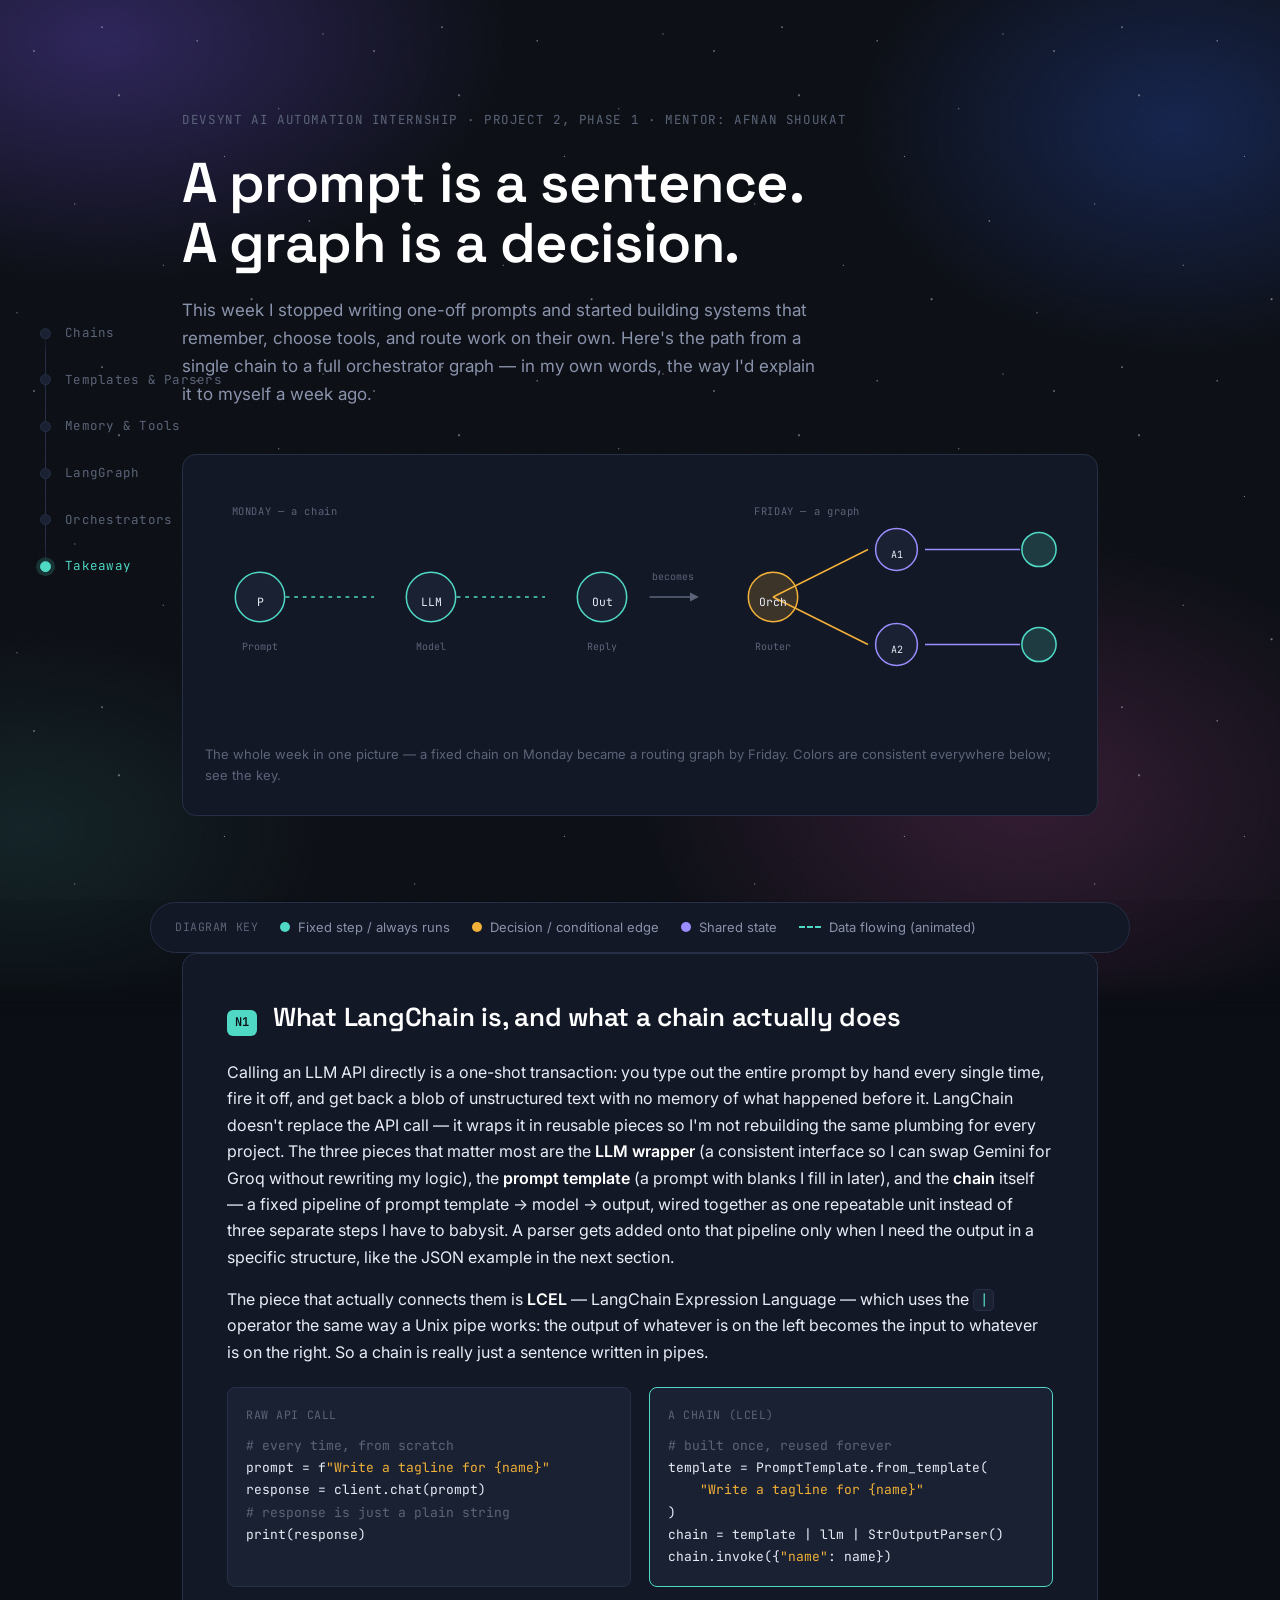
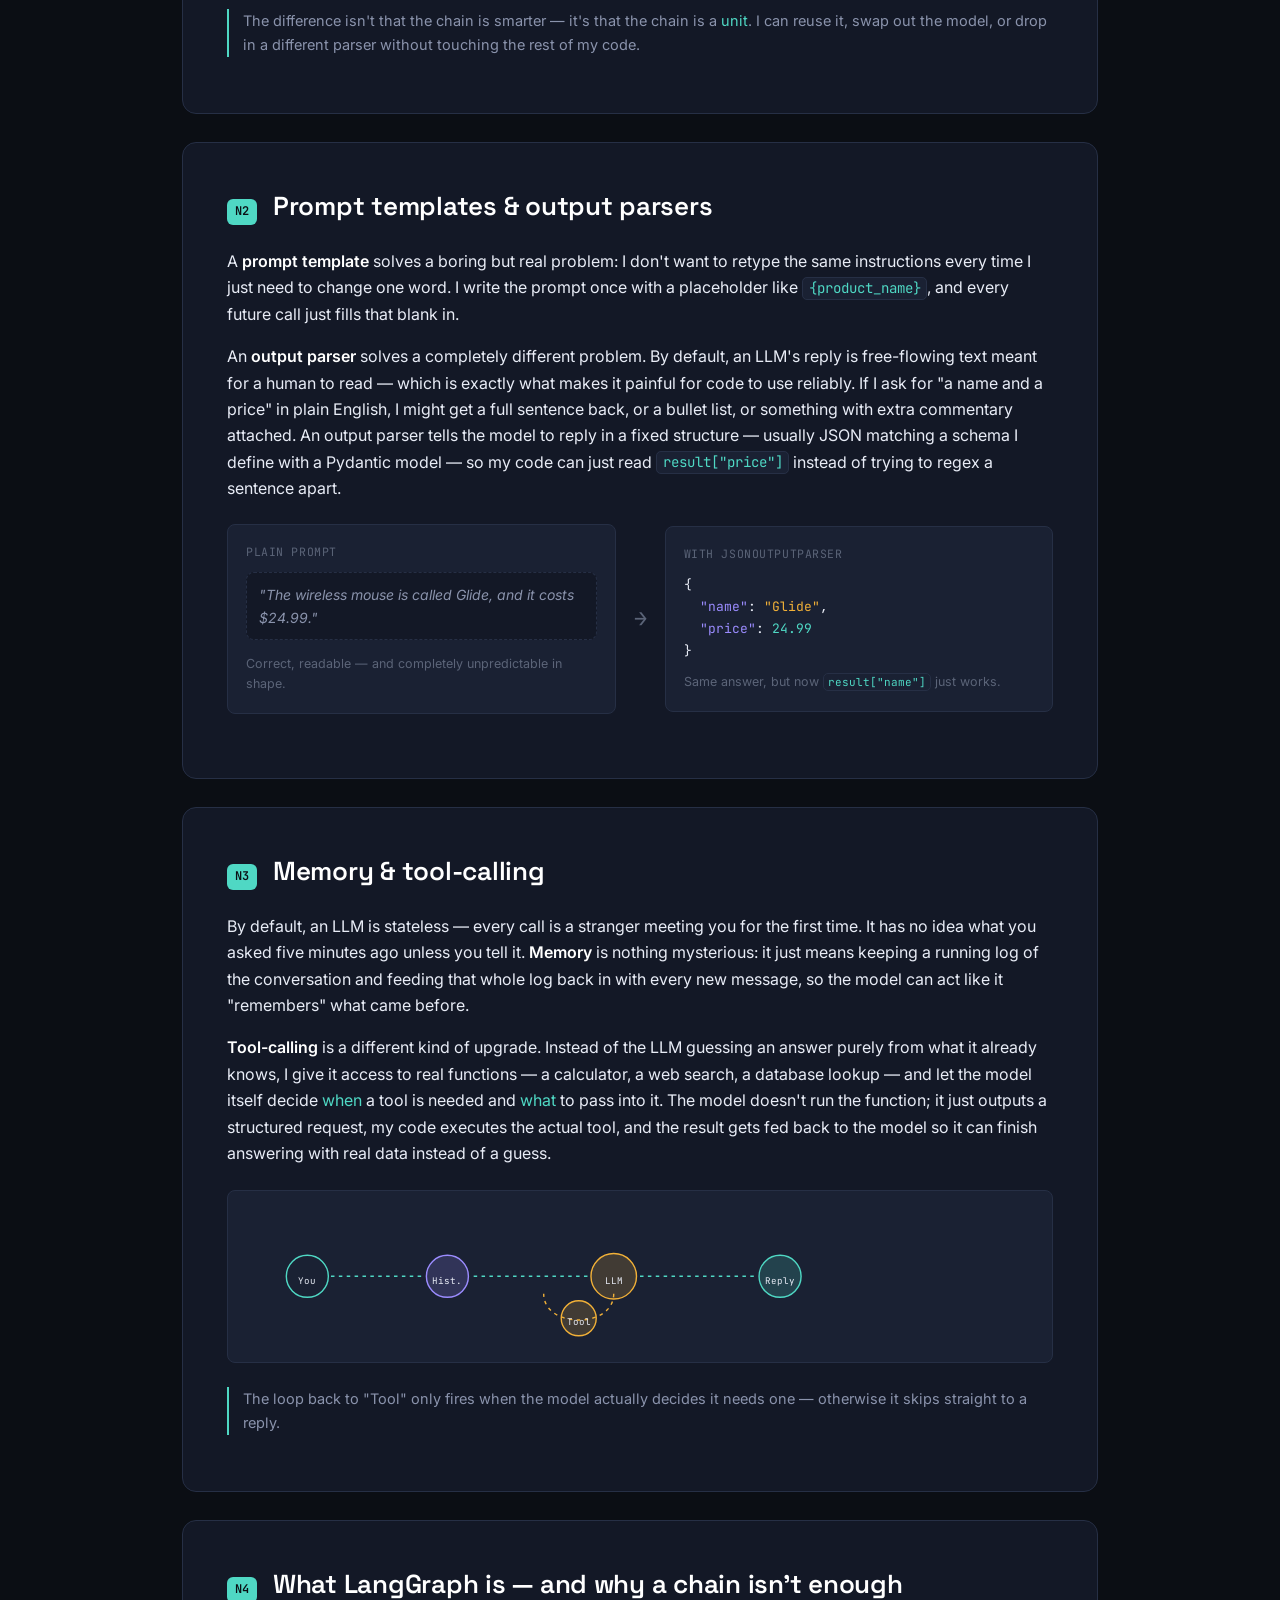
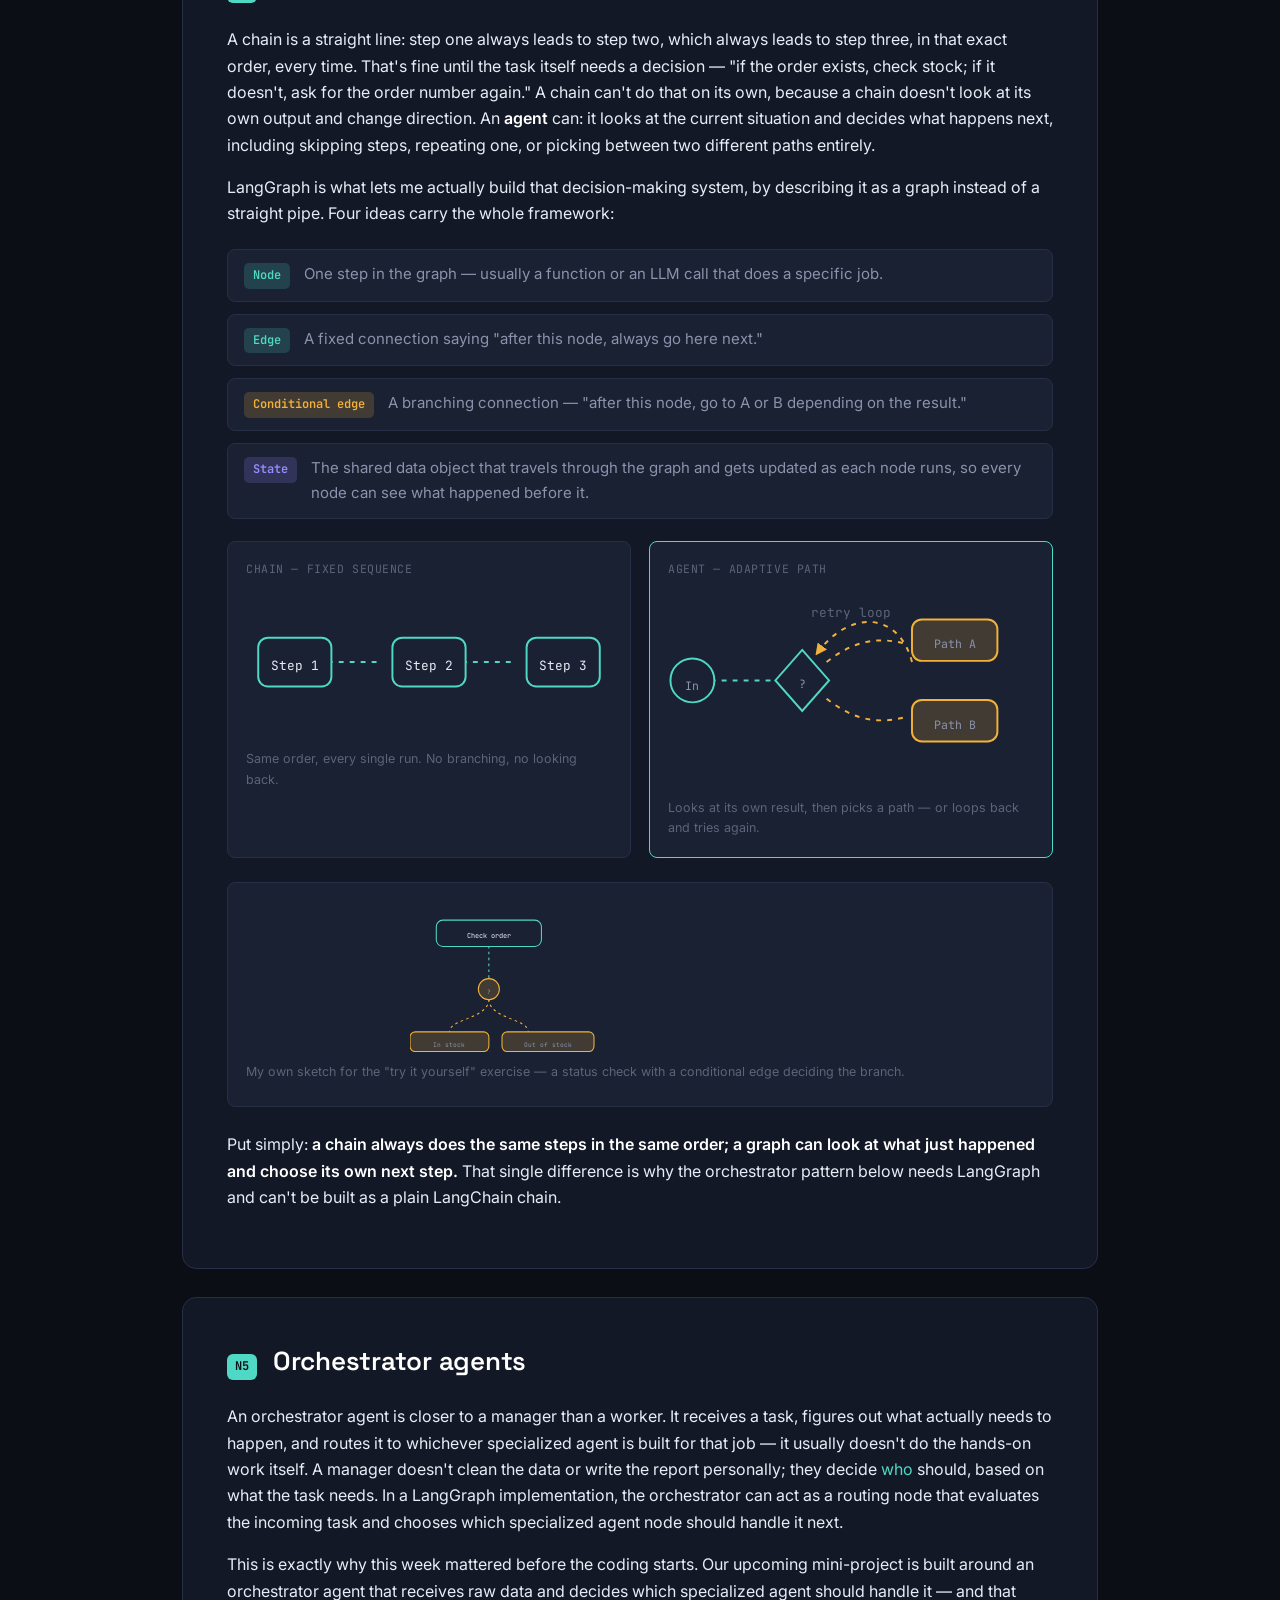
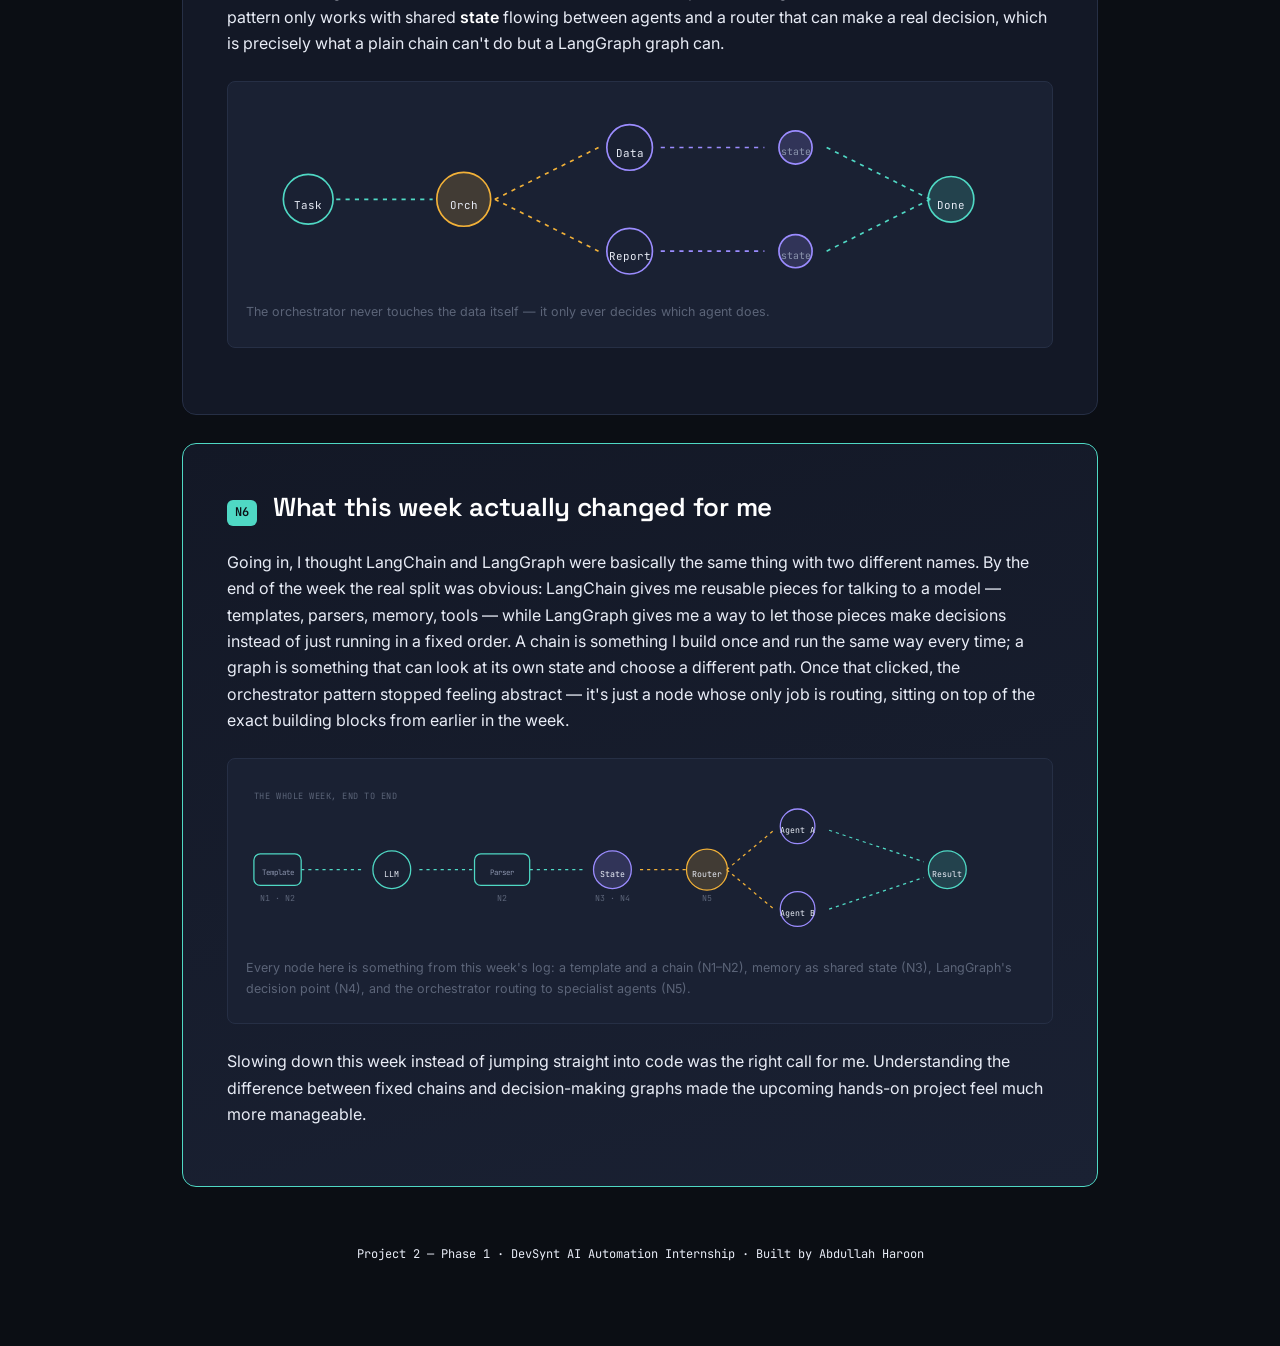
<file: project2-phase1/index.html>
<!DOCTYPE html>
<html lang="en">
<head>
<meta charset="UTF-8">
<meta name="viewport" content="width=device-width, initial-scale=1.0">
<title>From Chains to Graphs — LangChain &amp; LangGraph Learning Log</title>
<link rel="preconnect" href="https://fonts.googleapis.com">
<link rel="preconnect" href="https://fonts.gstatic.com" crossorigin>
<link href="https://fonts.googleapis.com/css2?family=Space+Grotesk:wght@400;500;600;700&family=Inter:wght@400;500;600&family=JetBrains+Mono:wght@400;500;600&display=swap" rel="stylesheet">
<link rel="stylesheet" href="style.css">
</head>
<body>

<div class="grain"></div>

<!-- ============ SIDE GRAPH NAV ============ -->
<nav class="graph-nav" aria-label="Section map">
  <div class="graph-nav__line" aria-hidden="true"></div>
  <ul>
    <li><a href="#chains" data-node="N1"><span class="node-dot"></span><span class="node-label">Chains</span></a></li>
    <li><a href="#templates" data-node="N2"><span class="node-dot"></span><span class="node-label">Templates &amp; Parsers</span></a></li>
    <li><a href="#memory-tools" data-node="N3"><span class="node-dot"></span><span class="node-label">Memory &amp; Tools</span></a></li>
    <li><a href="#langgraph" data-node="N4"><span class="node-dot"></span><span class="node-label">LangGraph</span></a></li>
    <li><a href="#orchestrator" data-node="N5"><span class="node-dot"></span><span class="node-label">Orchestrators</span></a></li>
    <li><a href="#takeaway" data-node="N6"><span class="node-dot"></span><span class="node-label">Takeaway</span></a></li>
  </ul>
</nav>

<main>

  <!-- ============ HERO ============ -->
  <header class="hero" id="top">
    <p class="eyebrow">DevSynt AI Automation Internship · Project 2, Phase 1 · Mentor: Afnan Shoukat</p>
    <h1>A prompt is a sentence.<br>A graph is a decision.</h1>
    <p class="hero__sub">
      This week I stopped writing one-off prompts and started building systems that remember, choose tools,
      and route work on their own. Here's the path from a single chain to a full orchestrator graph —
      in my own words, the way I'd explain it to myself a week ago.
    </p>

    <div class="hero__diagram" role="img" aria-label="Diagram showing a linear chain evolving into a branching orchestrator graph">
      <svg viewBox="0 0 920 260" xmlns="http://www.w3.org/2000/svg" class="hero-svg">
        <defs>
          <marker id="arrow" viewBox="0 0 10 10" refX="8" refY="5" markerWidth="7" markerHeight="7" orient="auto-start-reverse">
            <path d="M 0 0 L 10 5 L 0 10 z" fill="var(--text-faint)"/>
          </marker>
        </defs>
        <!-- LEFT: linear chain -->
        <g class="hg-group">
          <text x="30" y="34" class="hg-caption">MONDAY — a chain</text>
          <line x1="60" y1="120" x2="180" y2="120" class="hg-edge hg-edge--chain"/>
          <line x1="240" y1="120" x2="360" y2="120" class="hg-edge hg-edge--chain"/>
          <circle cx="60" cy="120" r="26" class="hg-node hg-node--chain"/>
          <text x="60" y="126" class="hg-node-text">P</text>
          <circle cx="240" cy="120" r="26" class="hg-node hg-node--chain"/>
          <text x="240" y="126" class="hg-node-text">LLM</text>
          <circle cx="420" cy="120" r="26" class="hg-node hg-node--chain"/>
          <text x="420" y="126" class="hg-node-text">Out</text>
          <text x="60" y="176" class="hg-sub">Prompt</text>
          <text x="240" y="176" class="hg-sub">Model</text>
          <text x="420" y="176" class="hg-sub">Reply</text>
        </g>

        <!-- ARROW BECOMES -->
        <g class="hg-becomes">
          <path d="M 470 120 L 520 120" class="hg-becomes-arrow"/>
          <text x="495" y="102" class="hg-becomes-text">becomes</text>
        </g>

        <!-- RIGHT: branching graph -->
        <g class="hg-group">
          <text x="580" y="34" class="hg-caption">FRIDAY — a graph</text>
          <line x1="600" y1="120" x2="700" y2="70" class="hg-edge hg-edge--graph"/>
          <line x1="600" y1="120" x2="700" y2="170" class="hg-edge hg-edge--graph"/>
          <line x1="760" y1="70" x2="860" y2="70" class="hg-edge hg-edge--graph hg-edge--alt"/>
          <line x1="760" y1="170" x2="860" y2="170" class="hg-edge hg-edge--graph hg-edge--alt"/>
          <circle cx="600" cy="120" r="26" class="hg-node hg-node--orchestrator"/>
          <text x="600" y="126" class="hg-node-text">Orch</text>
          <circle cx="730" cy="70" r="22" class="hg-node hg-node--agent"/>
          <text x="730" y="76" class="hg-node-text hg-node-text--sm">A1</text>
          <circle cx="730" cy="170" r="22" class="hg-node hg-node--agent"/>
          <text x="730" y="176" class="hg-node-text hg-node-text--sm">A2</text>
          <circle cx="880" cy="70" r="18" class="hg-node hg-node--out"/>
          <circle cx="880" cy="170" r="18" class="hg-node hg-node--out"/>
          <text x="600" y="176" class="hg-sub">Router</text>
        </g>
      </svg>
      <p class="hero__diagram-caption">The whole week in one picture — a fixed chain on Monday became a routing graph by Friday. Colors are consistent everywhere below; see the key.</p>
    </div>
  </header>

  <div class="legend" aria-label="Diagram color key">
    <span class="legend__title">Diagram key</span>
    <span class="legend__item"><span class="legend__swatch legend__swatch--teal"></span>Fixed step / always runs</span>
    <span class="legend__item"><span class="legend__swatch legend__swatch--amber"></span>Decision / conditional edge</span>
    <span class="legend__item"><span class="legend__swatch legend__swatch--violet"></span>Shared state</span>
    <span class="legend__item"><span class="legend__dash"></span>Data flowing (animated)</span>
  </div>

  <div class="content">

    <!-- ============ N1 — CHAINS ============ -->
    <section class="card" id="chains">
      <div class="card__head">
        <span class="node-id">N1</span>
        <h2>What LangChain is, and what a chain actually does</h2>
      </div>
      <p>
        Calling an LLM API directly is a one-shot transaction: you type out the entire prompt by hand every single
        time, fire it off, and get back a blob of unstructured text with no memory of what happened before it.
        LangChain doesn't replace the API call — it wraps it in reusable pieces so I'm not rebuilding the same
        plumbing for every project. The three pieces that matter most are the <strong>LLM wrapper</strong> (a
        consistent interface so I can swap Gemini for Groq without rewriting my logic), the
        <strong>prompt template</strong> (a prompt with blanks I fill in later), and the <strong>chain</strong>
        itself — a fixed pipeline of prompt template → model → output, wired together as one repeatable
        unit instead of three separate steps I have to babysit. A parser gets added onto that pipeline only when
        I need the output in a specific structure, like the JSON example in the next section.
      </p>
      <p>
        The piece that actually connects them is <strong>LCEL</strong> — LangChain Expression Language — which
        uses the <code>|</code> operator the same way a Unix pipe works: the output of whatever is on the left
        becomes the input to whatever is on the right. So a chain is really just a sentence written in pipes.
      </p>

      <div class="compare">
        <div class="compare__panel compare__panel--raw">
          <p class="compare__label">Raw API call</p>
          <pre class="code"><span class="c-comment"># every time, from scratch</span>
prompt = f<span class="c-str">"Write a tagline for {name}"</span>
response = client.chat(prompt)
<span class="c-comment"># response is just a plain string</span>
print(response)</pre>
        </div>
        <div class="compare__panel compare__panel--chain">
          <p class="compare__label">A chain (LCEL)</p>
          <pre class="code"><span class="c-comment"># built once, reused forever</span>
template = PromptTemplate.from_template(
    <span class="c-str">"Write a tagline for {name}"</span>
)
chain = template | llm | StrOutputParser()
chain.invoke({<span class="c-str">"name"</span>: name})</pre>
        </div>
      </div>
      <p class="note">
        The difference isn't that the chain is smarter — it's that the chain is a <em>unit</em>. I can reuse it,
        swap out the model, or drop in a different parser without touching the rest of my code.
      </p>
    </section>

    <!-- ============ N2 — TEMPLATES & PARSERS ============ -->
    <section class="card" id="templates">
      <div class="card__head">
        <span class="node-id">N2</span>
        <h2>Prompt templates &amp; output parsers</h2>
      </div>
      <p>
        A <strong>prompt template</strong> solves a boring but real problem: I don't want to retype the same
        instructions every time I just need to change one word. I write the prompt once with a placeholder like
        <code>{product_name}</code>, and every future call just fills that blank in.
      </p>
      <p>
        An <strong>output parser</strong> solves a completely different problem. By default, an LLM's reply is
        free-flowing text meant for a human to read — which is exactly what makes it painful for code to use
        reliably. If I ask for "a name and a price" in plain English, I might get a full sentence back, or a
        bullet list, or something with extra commentary attached. An output parser tells the model to reply in a
        fixed structure — usually JSON matching a schema I define with a Pydantic model — so my code can just
        read <code>result["price"]</code> instead of trying to regex a sentence apart.
      </p>

      <div class="io-example">
        <div class="io-example__side">
          <p class="compare__label">Plain prompt</p>
          <p class="io-bubble io-bubble--muted">"The wireless mouse is called Glide, and it costs $24.99."</p>
          <p class="io-note">Correct, readable — and completely unpredictable in shape.</p>
        </div>
        <div class="io-example__arrow">→</div>
        <div class="io-example__side">
          <p class="compare__label">With JsonOutputParser</p>
          <pre class="code io-json">{
  <span class="c-key">"name"</span>: <span class="c-str">"Glide"</span>,
  <span class="c-key">"price"</span>: <span class="c-num">24.99</span>
}</pre>
          <p class="io-note">Same answer, but now <code>result["name"]</code> just works.</p>
        </div>
      </div>
    </section>

    <!-- ============ N3 — MEMORY & TOOLS ============ -->
    <section class="card" id="memory-tools">
      <div class="card__head">
        <span class="node-id">N3</span>
        <h2>Memory &amp; tool-calling</h2>
      </div>
      <p>
        By default, an LLM is stateless — every call is a stranger meeting you for the first time. It has no idea
        what you asked five minutes ago unless you tell it. <strong>Memory</strong> is nothing mysterious: it just
        means keeping a running log of the conversation and feeding that whole log back in with every new
        message, so the model can act like it "remembers" what came before.
      </p>
      <p>
        <strong>Tool-calling</strong> is a different kind of upgrade. Instead of the LLM guessing an answer purely
        from what it already knows, I give it access to real functions — a calculator, a web search, a database
        lookup — and let the model itself decide <em>when</em> a tool is needed and <em>what</em> to pass into it.
        The model doesn't run the function; it just outputs a structured request, my code executes the actual
        tool, and the result gets fed back to the model so it can finish answering with real data instead of a
        guess.
      </p>

      <div class="flow-diagram" role="img" aria-label="Diagram of a message flowing through chat history, the model, an optional tool call, and back">
        <svg viewBox="0 0 900 140" xmlns="http://www.w3.org/2000/svg">
          <line x1="70" y1="70" x2="200" y2="70" class="hg-edge hg-edge--chain"/>
          <line x1="260" y1="70" x2="390" y2="70" class="hg-edge hg-edge--chain"/>
          <path d="M 420 90 C 420 130, 340 130, 340 90" class="hg-edge hg-edge--amber"/>
          <line x1="450" y1="70" x2="580" y2="70" class="hg-edge hg-edge--chain"/>
          <circle cx="70" cy="70" r="24" class="hg-node hg-node--chain"/>
          <text x="70" y="76" class="hg-node-text hg-node-text--sm">You</text>
          <circle cx="230" cy="70" r="24" class="hg-node hg-node--violet"/>
          <text x="230" y="76" class="hg-node-text hg-node-text--sm">Hist.</text>
          <circle cx="420" cy="70" r="26" class="hg-node hg-node--orchestrator"/>
          <text x="420" y="76" class="hg-node-text hg-node-text--sm">LLM</text>
          <circle cx="380" cy="118" r="20" class="hg-node hg-node--amber"/>
          <text x="380" y="123" class="hg-node-text hg-node-text--sm">Tool</text>
          <circle cx="610" cy="70" r="24" class="hg-node hg-node--out"/>
          <text x="610" y="76" class="hg-node-text hg-node-text--sm">Reply</text>
        </svg>
      </div>
      <p class="note">The loop back to "Tool" only fires when the model actually decides it needs one — otherwise it skips straight to a reply.</p>
    </section>

    <!-- ============ N4 — LANGGRAPH ============ -->
    <section class="card" id="langgraph">
      <div class="card__head">
        <span class="node-id">N4</span>
        <h2>What LangGraph is — and why a chain isn't enough</h2>
      </div>
      <p>
        A chain is a straight line: step one always leads to step two, which always leads to step three, in that
        exact order, every time. That's fine until the task itself needs a decision — "if the order exists, check
        stock; if it doesn't, ask for the order number again." A chain can't do that on its own, because a chain
        doesn't look at its own output and change direction. An <strong>agent</strong> can: it looks at the
        current situation and decides what happens next, including skipping steps, repeating one, or picking
        between two different paths entirely.
      </p>
      <p>
        LangGraph is what lets me actually build that decision-making system, by describing it as a graph instead
        of a straight pipe. Four ideas carry the whole framework:
      </p>

      <ul class="concept-list">
        <li><span class="concept-tag">Node</span>One step in the graph — usually a function or an LLM call that does a specific job.</li>
        <li><span class="concept-tag">Edge</span>A fixed connection saying "after this node, always go here next."</li>
        <li><span class="concept-tag concept-tag--amber">Conditional edge</span>A branching connection — "after this node, go to A or B depending on the result."</li>
        <li><span class="concept-tag concept-tag--violet">State</span>The shared data object that travels through the graph and gets updated as each node runs, so every node can see what happened before it.</li>
      </ul>

      <div class="compare compare--diagram">
        <div class="compare__panel">
          <p class="compare__label">Chain — fixed sequence</p>
          <svg viewBox="0 0 300 110" xmlns="http://www.w3.org/2000/svg" class="mini-svg" role="img" aria-label="A chain runs step one, step two, step three in the same order every time">
            <line x1="40" y1="55" x2="110" y2="55" class="hg-edge hg-edge--chain"/>
            <line x1="150" y1="55" x2="220" y2="55" class="hg-edge hg-edge--chain"/>
            <rect x="10" y="35" width="60" height="40" rx="8" class="hg-rect"/>
            <text x="40" y="59" class="hg-node-text hg-node-text--sm">Step 1</text>
            <rect x="120" y="35" width="60" height="40" rx="8" class="hg-rect"/>
            <text x="150" y="59" class="hg-node-text hg-node-text--sm">Step 2</text>
            <rect x="230" y="35" width="60" height="40" rx="8" class="hg-rect"/>
            <text x="260" y="59" class="hg-node-text hg-node-text--sm">Step 3</text>
          </svg>
          <p class="io-note">Same order, every single run. No branching, no looking back.</p>
        </div>
        <div class="compare__panel compare__panel--chain">
          <p class="compare__label">Agent — adaptive path</p>
          <svg viewBox="0 0 300 150" xmlns="http://www.w3.org/2000/svg" class="mini-svg" role="img" aria-label="An agent checks a result and branches to different steps, or loops back, depending on what happened">
            <defs>
              <marker id="loopArrow" viewBox="0 0 10 10" refX="8" refY="5" markerWidth="6" markerHeight="6" orient="auto-start-reverse">
                <path d="M 0 0 L 10 5 L 0 10 z" fill="var(--amber)"/>
              </marker>
            </defs>
            <line x1="35" y1="70" x2="90" y2="70" class="hg-edge hg-edge--chain"/>
            <path d="M 130 55 C 155 35, 175 35, 195 40" class="hg-edge hg-edge--amber"/>
            <path d="M 130 85 C 155 105, 175 105, 195 100" class="hg-edge hg-edge--amber"/>
            <path d="M 200 55 C 190 15, 150 10, 122 48" class="hg-edge hg-edge--amber" marker-end="url(#loopArrow)"/>
            <circle cx="20" cy="70" r="18" class="hg-node hg-node--chain"/>
            <text x="20" y="75" class="hg-node-text hg-node-text--xs">In</text>
            <polygon points="110,45 132,70 110,95 88,70" class="hg-rect"/>
            <text x="110" y="74" class="hg-node-text hg-node-text--xs">?</text>
            <rect x="200" y="20" width="70" height="34" rx="8" class="hg-rect hg-rect--out"/>
            <text x="235" y="41" class="hg-node-text hg-node-text--xs">Path A</text>
            <rect x="200" y="86" width="70" height="34" rx="8" class="hg-rect hg-rect--out"/>
            <text x="235" y="107" class="hg-node-text hg-node-text--xs">Path B</text>
            <text x="150" y="18" class="hg-sub">retry loop</text>
          </svg>
          <p class="io-note">Looks at its own result, then picks a path — or loops back and tries again.</p>
        </div>
      </div>

      <div class="flow-diagram flow-diagram--branch" role="img" aria-label="Diagram of check order status branching into in stock or out of stock">
        <svg viewBox="0 0 700 220" xmlns="http://www.w3.org/2000/svg">
          <line x1="120" y1="50" x2="120" y2="110" class="hg-edge hg-edge--chain"/>
          <path d="M 120 140 C 120 170, 60 170, 60 190" class="hg-edge hg-edge--amber"/>
          <path d="M 120 140 C 120 170, 180 170, 180 190" class="hg-edge hg-edge--amber"/>
          <rect x="40" y="20" width="160" height="40" rx="10" class="hg-rect"/>
          <text x="120" y="45" class="hg-node-text hg-node-text--sm">Check order</text>
          <circle cx="120" cy="125" r="16" class="hg-node hg-node--amber"/>
          <text x="120" y="130" class="hg-node-text hg-node-text--xs">?</text>
          <rect x="0" y="190" width="120" height="30" rx="8" class="hg-rect hg-rect--out"/>
          <text x="60" y="210" class="hg-node-text hg-node-text--xs">In stock</text>
          <rect x="140" y="190" width="140" height="30" rx="8" class="hg-rect hg-rect--out"/>
          <text x="210" y="210" class="hg-node-text hg-node-text--xs">Out of stock</text>
        </svg>
        <p class="io-note">My own sketch for the "try it yourself" exercise — a status check with a conditional edge deciding the branch.</p>
      </div>

      <p>
        Put simply: <strong>a chain always does the same steps in the same order; a graph can look at what just
        happened and choose its own next step.</strong> That single difference is why the orchestrator pattern
        below needs LangGraph and can't be built as a plain LangChain chain.
      </p>
    </section>

    <!-- ============ N5 — ORCHESTRATOR ============ -->
    <section class="card" id="orchestrator">
      <div class="card__head">
        <span class="node-id">N5</span>
        <h2>Orchestrator agents</h2>
      </div>
      <p>
        An orchestrator agent is closer to a manager than a worker. It receives a task, figures out what actually
        needs to happen, and routes it to whichever specialized agent is built for that job — it usually doesn't
        do the hands-on work itself. A manager doesn't clean the data or write the report personally; they decide
        <em>who</em> should, based on what the task needs. In a LangGraph implementation, the orchestrator can act
        as a routing node that evaluates the incoming task and chooses which specialized agent node should handle
        it next.
      </p>
      <p>
        This is exactly why this week mattered before the coding starts. Our upcoming mini-project is built
        around an orchestrator agent that receives raw data and decides which specialized agent should handle it
        — and that pattern only works with shared <strong>state</strong> flowing between agents and a router that
        can make a real decision, which is precisely what a plain chain can't do but a LangGraph graph can.
      </p>

      <div class="flow-diagram" role="img" aria-label="Diagram of an orchestrator routing a task to two specialist agents">
        <svg viewBox="0 0 760 180" xmlns="http://www.w3.org/2000/svg">
          <line x1="60" y1="90" x2="180" y2="90" class="hg-edge hg-edge--chain"/>
          <line x1="240" y1="90" x2="340" y2="40" class="hg-edge hg-edge--amber"/>
          <line x1="240" y1="90" x2="340" y2="140" class="hg-edge hg-edge--amber"/>
          <line x1="400" y1="40" x2="500" y2="40" class="hg-edge hg-edge--violet"/>
          <line x1="400" y1="140" x2="500" y2="140" class="hg-edge hg-edge--violet"/>
          <line x1="560" y1="40" x2="660" y2="90" class="hg-edge hg-edge--chain"/>
          <line x1="560" y1="140" x2="660" y2="90" class="hg-edge hg-edge--chain"/>
          <circle cx="60" cy="90" r="24" class="hg-node hg-node--chain"/>
          <text x="60" y="96" class="hg-node-text hg-node-text--sm">Task</text>
          <circle cx="210" cy="90" r="26" class="hg-node hg-node--orchestrator"/>
          <text x="210" y="96" class="hg-node-text hg-node-text--sm">Orch</text>
          <circle cx="370" cy="40" r="22" class="hg-node hg-node--agent"/>
          <text x="370" y="46" class="hg-node-text hg-node-text--sm">Data</text>
          <circle cx="370" cy="140" r="22" class="hg-node hg-node--agent"/>
          <text x="370" y="146" class="hg-node-text hg-node-text--sm">Report</text>
          <circle cx="530" cy="40" r="16" class="hg-node hg-node--violet"/>
          <text x="530" y="45" class="hg-node-text hg-node-text--xs">state</text>
          <circle cx="530" cy="140" r="16" class="hg-node hg-node--violet"/>
          <text x="530" y="145" class="hg-node-text hg-node-text--xs">state</text>
          <circle cx="680" cy="90" r="22" class="hg-node hg-node--out"/>
          <text x="680" y="96" class="hg-node-text hg-node-text--sm">Done</text>
        </svg>
        <p class="io-note">The orchestrator never touches the data itself — it only ever decides which agent does.</p>
      </div>
    </section>

    <!-- ============ N6 — TAKEAWAY ============ -->
    <section class="card card--takeaway" id="takeaway">
      <div class="card__head">
        <span class="node-id">N6</span>
        <h2>What this week actually changed for me</h2>
      </div>
      <p>
        Going in, I thought LangChain and LangGraph were basically the same thing with two different names. By
        the end of the week the real split was obvious: LangChain gives me reusable pieces for talking to a
        model — templates, parsers, memory, tools — while LangGraph gives me a way to let those pieces make
        decisions instead of just running in a fixed order. A chain is something I build once and run the same
        way every time; a graph is something that can look at its own state and choose a different path. Once
        that clicked, the orchestrator pattern stopped feeling abstract — it's just a node whose only job is
        routing, sitting on top of the exact building blocks from earlier in the week.
      </p>

      <div class="flow-diagram flow-diagram--capstone" role="img" aria-label="The full week as one pipeline: prompt template into the model into an output parser into shared state into a router into two specialist agents into a final output">
        <svg viewBox="0 0 1000 210" xmlns="http://www.w3.org/2000/svg">
          <text x="10" y="20" class="hg-caption">THE WHOLE WEEK, END TO END</text>

          <line x1="70" y1="110" x2="150" y2="110" class="hg-edge hg-edge--chain"/>
          <line x1="220" y1="110" x2="290" y2="110" class="hg-edge hg-edge--chain"/>
          <line x1="360" y1="110" x2="430" y2="110" class="hg-edge hg-edge--chain"/>
          <line x1="500" y1="110" x2="560" y2="110" class="hg-edge hg-edge--amber"/>
          <line x1="610" y1="110" x2="670" y2="60" class="hg-edge hg-edge--amber"/>
          <line x1="610" y1="110" x2="670" y2="160" class="hg-edge hg-edge--amber"/>
          <line x1="740" y1="60" x2="860" y2="100" class="hg-edge hg-edge--chain"/>
          <line x1="740" y1="160" x2="860" y2="120" class="hg-edge hg-edge--chain"/>

          <rect x="10" y="90" width="60" height="40" rx="8" class="hg-rect"/>
          <text x="40" y="114" class="hg-node-text hg-node-text--xs">Template</text>
          <text x="40" y="150" class="hg-sub">N1 · N2</text>

          <circle cx="185" cy="110" r="24" class="hg-node hg-node--chain"/>
          <text x="185" y="116" class="hg-node-text hg-node-text--sm">LLM</text>

          <rect x="290" y="90" width="70" height="40" rx="8" class="hg-rect"/>
          <text x="325" y="114" class="hg-node-text hg-node-text--xs">Parser</text>
          <text x="325" y="150" class="hg-sub">N2</text>

          <circle cx="465" cy="110" r="24" class="hg-node hg-node--violet"/>
          <text x="465" y="116" class="hg-node-text hg-node-text--sm">State</text>
          <text x="465" y="150" class="hg-sub">N3 · N4</text>

          <circle cx="585" cy="110" r="26" class="hg-node hg-node--orchestrator"/>
          <text x="585" y="116" class="hg-node-text hg-node-text--sm">Router</text>
          <text x="585" y="150" class="hg-sub">N5</text>

          <circle cx="700" cy="55" r="22" class="hg-node hg-node--agent"/>
          <text x="700" y="61" class="hg-node-text hg-node-text--sm">Agent A</text>
          <circle cx="700" cy="160" r="22" class="hg-node hg-node--agent"/>
          <text x="700" y="166" class="hg-node-text hg-node-text--sm">Agent B</text>

          <circle cx="890" cy="110" r="24" class="hg-node hg-node--out"/>
          <text x="890" y="116" class="hg-node-text hg-node-text--sm">Result</text>
        </svg>
        <p class="io-note">Every node here is something from this week's log: a template and a chain (N1–N2), memory as shared state (N3), LangGraph's decision point (N4), and the orchestrator routing to specialist agents (N5).</p>
      </div>

      <p>
        Slowing down this week instead of jumping straight into code was the right call for me. Understanding the
        difference between fixed chains and decision-making graphs made the upcoming hands-on project feel much
        more manageable.
      </p>
    </section>

    <footer class="page-footer">
      <p>Project 2 — Phase 1 · DevSynt AI Automation Internship · Built by Abdullah Haroon</p>
    </footer>

  </div>
</main>

<script>
  // Highlight the active node in the side graph as the user scrolls
  const navLinks = document.querySelectorAll('.graph-nav a');
  const sections = Array.from(navLinks).map(a => document.querySelector(a.getAttribute('href')));

  const observer = new IntersectionObserver((entries) => {
    entries.forEach(entry => {
      const idx = sections.indexOf(entry.target);
      if (idx === -1) return;
      if (entry.isIntersecting) {
        navLinks.forEach(l => l.classList.remove('is-active'));
        navLinks[idx].classList.add('is-active');
      }
    });
  }, { rootMargin: '-40% 0px -50% 0px', threshold: 0 });

  sections.forEach(s => { if (s) observer.observe(s); });

  // Reveal-on-scroll for cards, respecting reduced motion
  const prefersReduced = window.matchMedia('(prefers-reduced-motion: reduce)').matches;
  if (!prefersReduced) {
    const cards = document.querySelectorAll('.card');
    const revealObserver = new IntersectionObserver((entries) => {
      entries.forEach(entry => {
        if (entry.isIntersecting) {
          entry.target.classList.add('is-visible');
          revealObserver.unobserve(entry.target);
        }
      });
    }, { threshold: 0.12 });
    cards.forEach(c => revealObserver.observe(c));
  } else {
    document.querySelectorAll('.card').forEach(c => c.classList.add('is-visible'));
  }
</script>

</body>
</html>
</file>
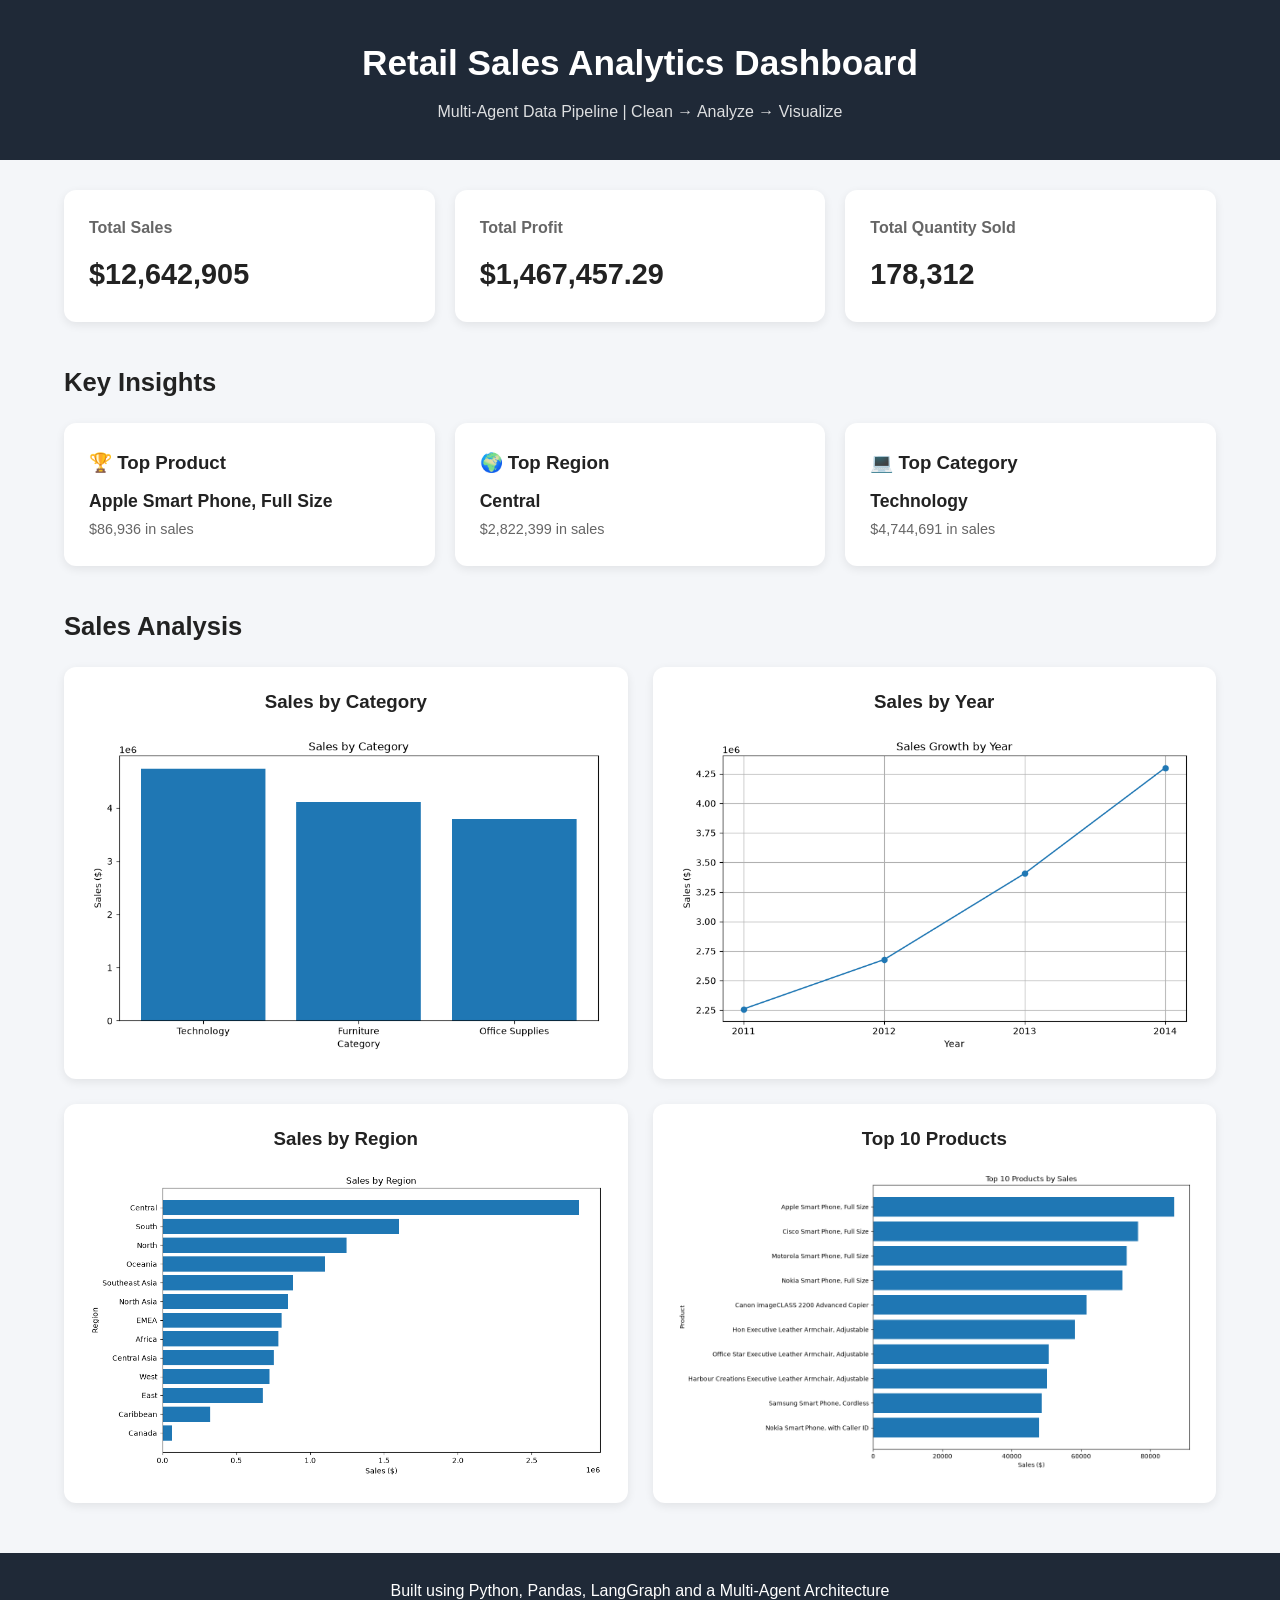
<file: project2-phase2/dashboard/index.html>
<!DOCTYPE html>
<html lang="en">
<head>
    <meta charset="UTF-8">
    <meta name="viewport" content="width=device-width, initial-scale=1.0">

    <title>Retail Sales Dashboard</title>

    <link rel="stylesheet" href="style.css">
</head>

<body>

    <header>
        <h1>Retail Sales Analytics Dashboard</h1>
        <p>Multi-Agent Data Pipeline | Clean → Analyze → Visualize</p>
    </header>


    <main>

        <!-- Summary Cards -->
        <section class="summary-cards">

            <div class="card">
                <h3>Total Sales</h3>
                <p id="total-sales">$12,642,905</p>
            </div>

            <div class="card">
                <h3>Total Profit</h3>
                <p id="total-profit">$1,467,457.29</p>
            </div>

            <div class="card">
                <h3>Total Quantity Sold</h3>
                <p id="total-quantity">178,312</p>
            </div>

        </section>


        <!-- Key Insights -->
        <section class="insights">

            <h2>Key Insights</h2>

            <div class="insight-grid">

                <div class="insight-card">
                    <h3>🏆 Top Product</h3>
                    <p>Apple Smart Phone, Full Size</p>
                    <span>$86,936 in sales</span>
                </div>

                <div class="insight-card">
                    <h3>🌍 Top Region</h3>
                    <p>Central</p>
                    <span>$2,822,399 in sales</span>
                </div>

                <div class="insight-card">
                    <h3>💻 Top Category</h3>
                    <p>Technology</p>
                    <span>$4,744,691 in sales</span>
                </div>

            </div>

        </section>


        <!-- Charts -->
        <section class="charts">

            <h2>Sales Analysis</h2>

            <div class="chart-grid">

                <div class="chart-card">
                    <h3>Sales by Category</h3>
                    <img src="../assets/sales_by_category.png"
                         alt="Sales by Category">
                </div>

                <div class="chart-card">
                    <h3>Sales by Year</h3>
                    <img src="../assets/sales_by_year.png"
                         alt="Sales by Year">
                </div>

                <div class="chart-card">
                    <h3>Sales by Region</h3>
                    <img src="../assets/sales_by_region.png"
                         alt="Sales by Region">
                </div>

                <div class="chart-card">
                    <h3>Top 10 Products</h3>
                    <img src="../assets/top_10_products.png"
                         alt="Top 10 Products">
                </div>

            </div>

        </section>

    </main>


    <footer>
        <p>
            Built using Python, Pandas, LangGraph and a Multi-Agent Architecture
        </p>
    </footer>

    <script src="script.js"></script>

</body>
</html>
</file>
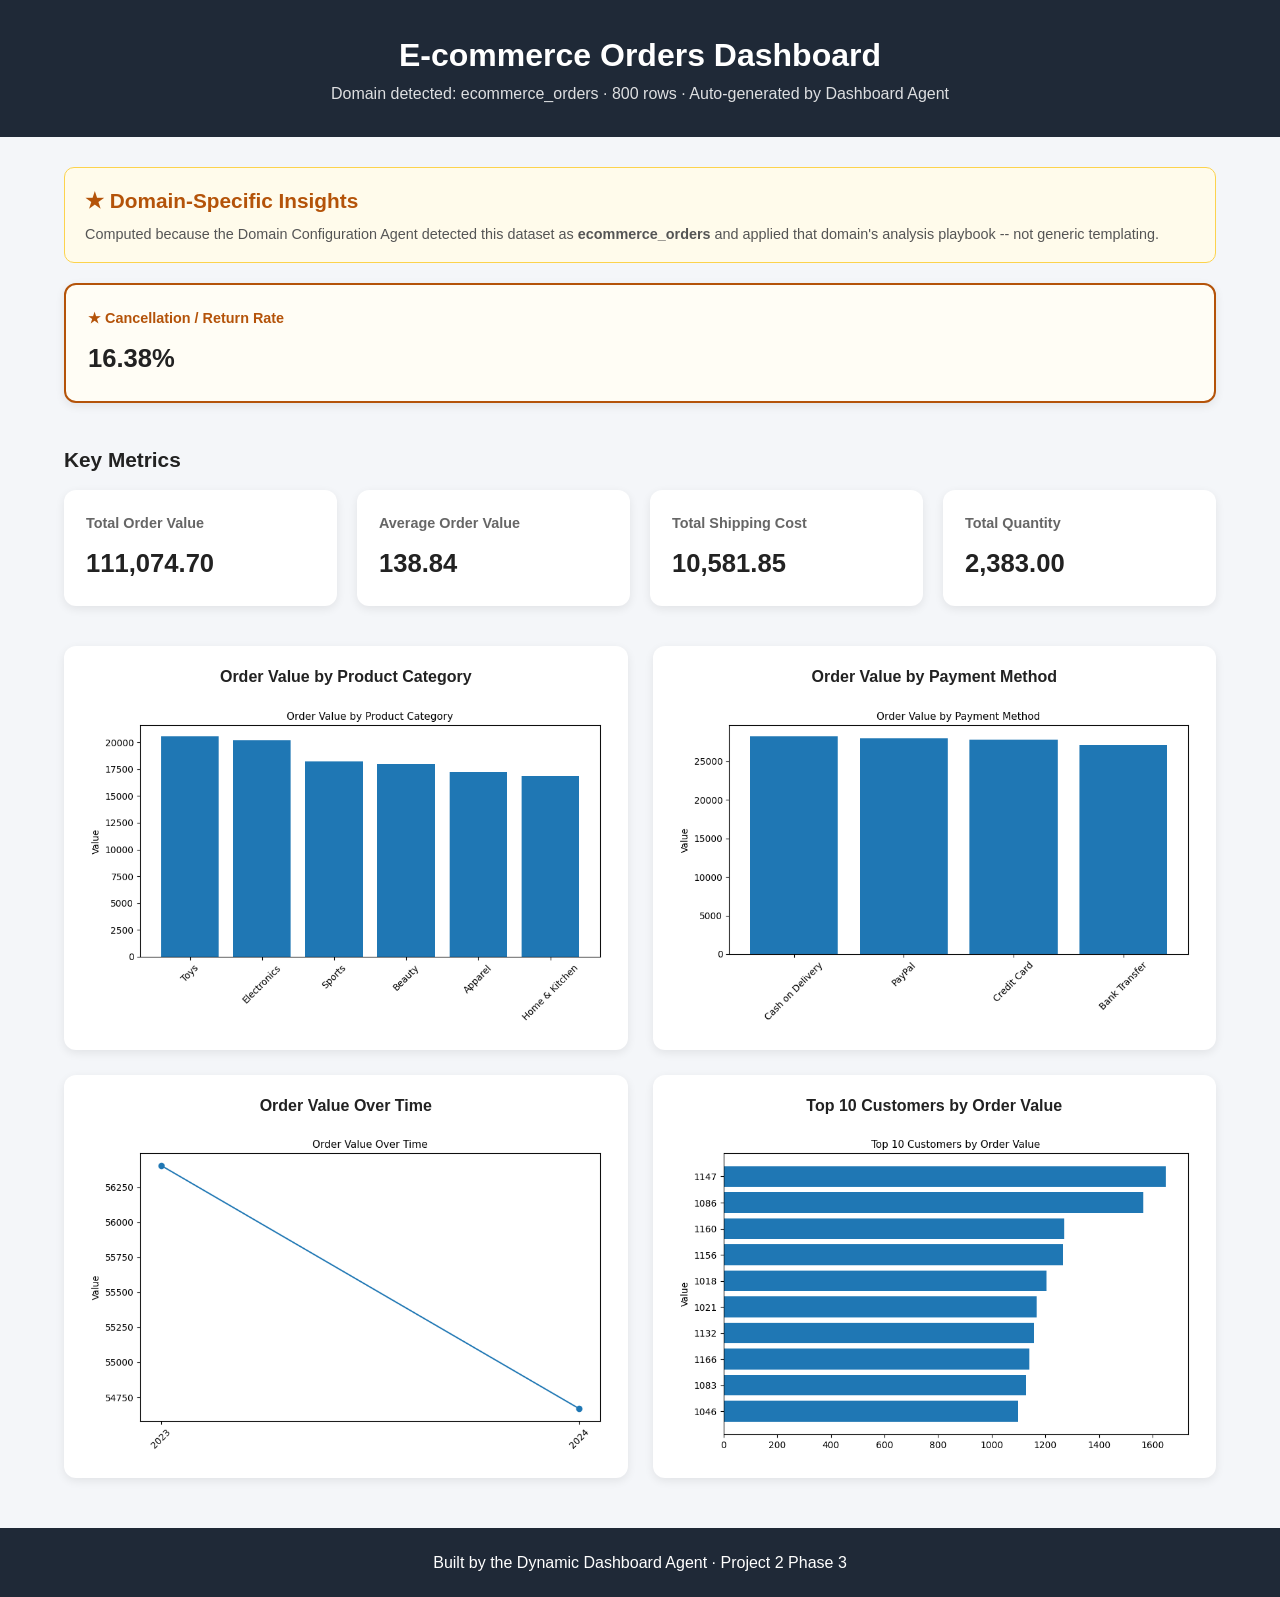
<file: project2-phase3/assets/e_commerce_orders/dashboard.html>
<!DOCTYPE html>
<html lang="en">
<head>
<meta charset="UTF-8">
<title>E-commerce Orders Dashboard</title>
<style>
* { margin:0; padding:0; box-sizing:border-box; }
body { font-family: Arial, sans-serif; background:#f4f6f9; color:#222; line-height:1.6; }
header { background:#1f2937; color:white; text-align:center; padding:30px 20px; }
header p { opacity:0.85; }
main { width:90%; max-width:1300px; margin:30px auto; }
h2 { margin-bottom:14px; font-size:1.3rem; }
.insight-banner { background:#fffbeb; border:1px solid #fcd34d; border-radius:10px; padding:16px 20px; margin:30px 0 20px; }
.insight-banner h2 { color:#b45309; margin-bottom:6px; }
.insight-banner p { font-size:0.9rem; color:#555; }
.summary-cards { display:grid; grid-template-columns: repeat(auto-fit, minmax(180px, 1fr)); gap:20px; margin-bottom:40px; }
.card { background:white; padding:22px; border-radius:12px; box-shadow:0 3px 10px rgba(0,0,0,0.08); }
.card.insight { border:2px solid #b45309; background:#fffdf5; }
.card h3 { color:#666; font-size:0.9rem; margin-bottom:8px; }
.card.insight h3 { color:#b45309; }
.card p { font-size:1.6rem; font-weight:bold; }
.chart-grid { display:grid; grid-template-columns: repeat(2, 1fr); gap:25px; }
.chart-card { background:white; padding:18px; border-radius:12px; box-shadow:0 3px 10px rgba(0,0,0,0.08); }
.chart-card.insight { border:2px solid #b45309; background:#fffdf5; }
.chart-card h3 { margin-bottom:12px; text-align:center; font-size:1rem; }
.chart-card.insight h3 { color:#b45309; }
.chart-card img { width:100%; height:auto; display:block; }
footer { margin-top:50px; padding:22px; text-align:center; background:#1f2937; color:white; }
@media (max-width:900px) { .chart-grid { grid-template-columns: 1fr; } }
</style>
</head>
<body>
<header>
  <h1>E-commerce Orders Dashboard</h1>
  <p>Domain detected: ecommerce_orders &middot; 800 rows &middot; Auto-generated by Dashboard Agent</p>
</header>
<main>
  
  <section class="insight-banner">
    <h2>★ Domain-Specific Insights</h2>
    <p>Computed because the Domain Configuration Agent detected this dataset as <b>ecommerce_orders</b> and applied that domain's analysis playbook -- not generic templating.</p>
  </section>
  <section class="summary-cards">
    <div class="card insight"><h3>★ Cancellation / Return Rate</h3><p>16.38%</p></div>
  </section>
  <section class="chart-grid">
    
  </section>
  <h2>Key Metrics</h2>
  <section class="summary-cards">
    <div class="card"><h3>Total Order Value</h3><p>111,074.70</p></div>
<div class="card"><h3>Average Order Value</h3><p>138.84</p></div>
<div class="card"><h3>Total Shipping Cost</h3><p>10,581.85</p></div>
<div class="card"><h3>Total Quantity</h3><p>2,383.00</p></div>
  </section>
  <section class="chart-grid">
    <div class="chart-card"><h3>Order Value by Product Category</h3><img src="order_value_by_product_category.png" alt="Order Value by Product Category"></div>
<div class="chart-card"><h3>Order Value by Payment Method</h3><img src="order_value_by_payment_method.png" alt="Order Value by Payment Method"></div>
<div class="chart-card"><h3>Order Value Over Time</h3><img src="order_value_over_time.png" alt="Order Value Over Time"></div>
<div class="chart-card"><h3>Top 10 Customers by Order Value</h3><img src="top_10_customers_by_order_value.png" alt="Top 10 Customers by Order Value"></div>
  </section>
</main>
<footer><p>Built by the Dynamic Dashboard Agent &middot; Project 2 Phase 3</p></footer>
</body>
</html>
</file>
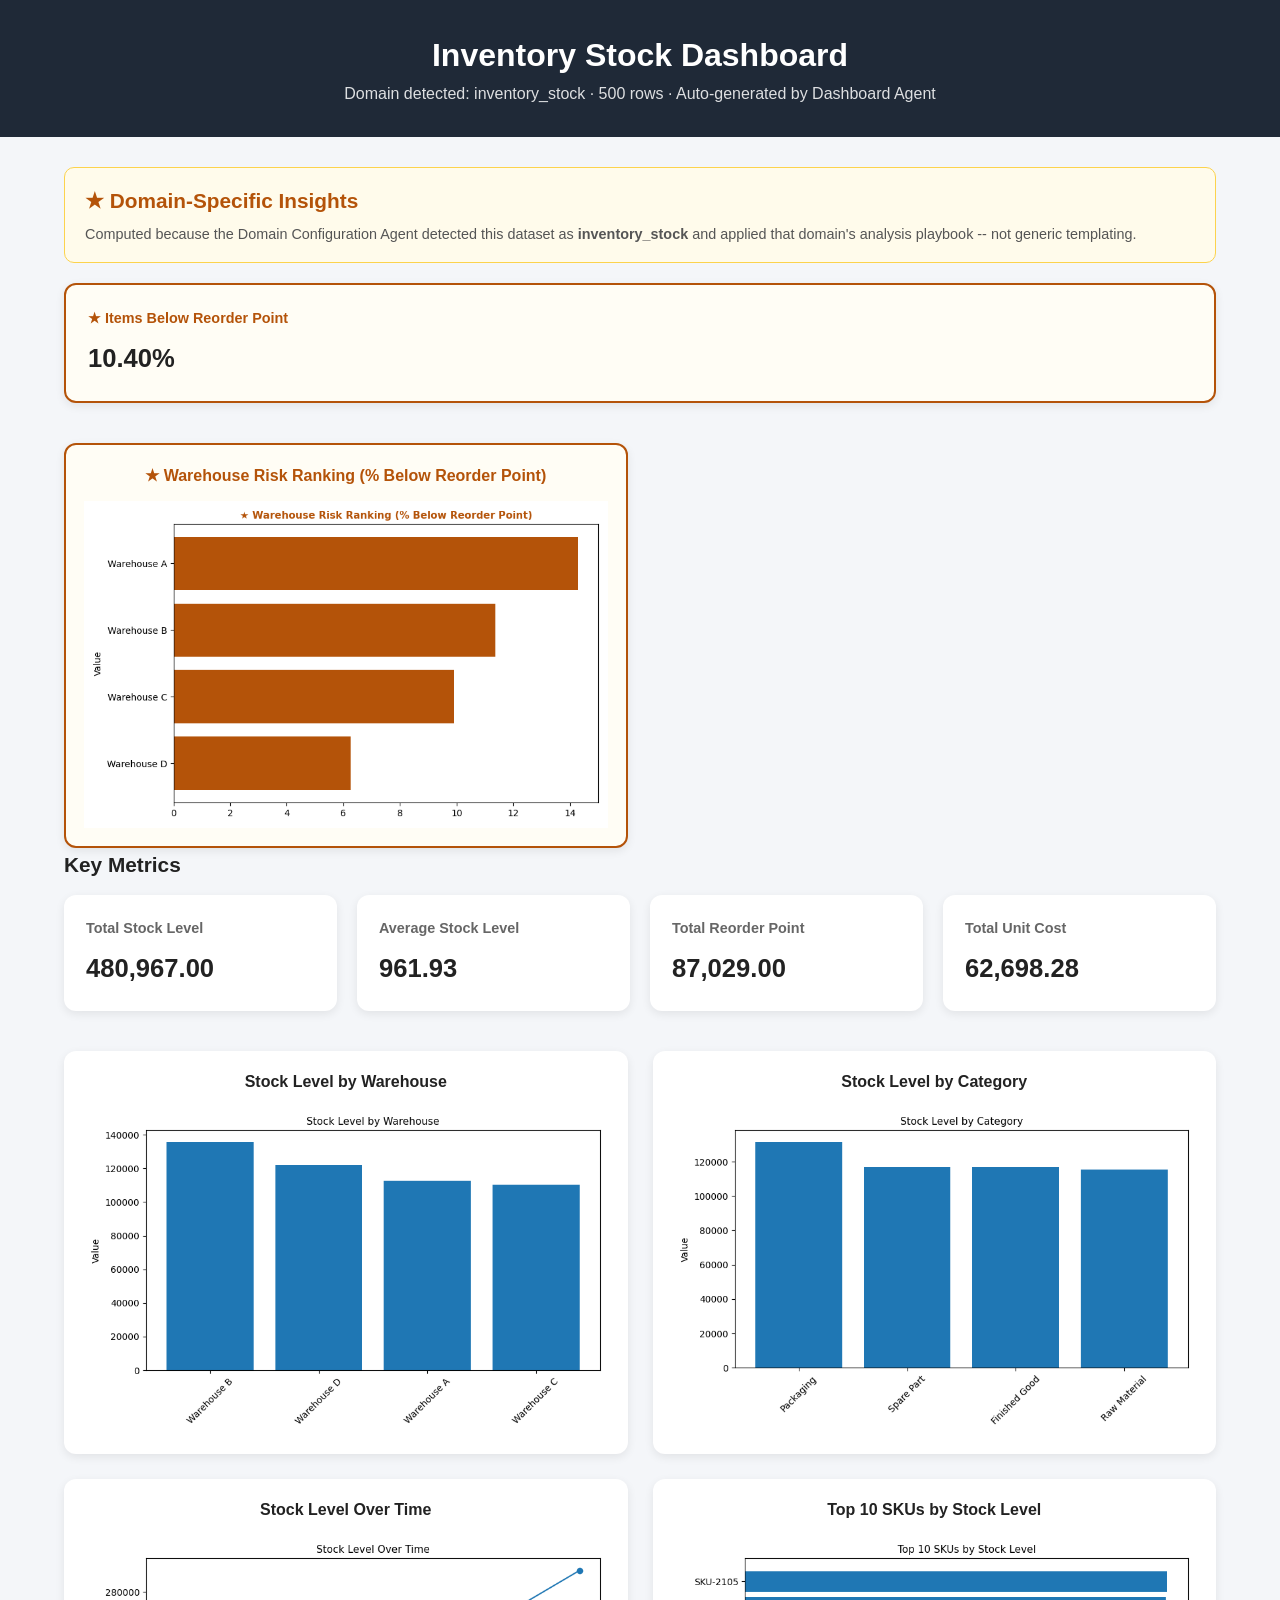
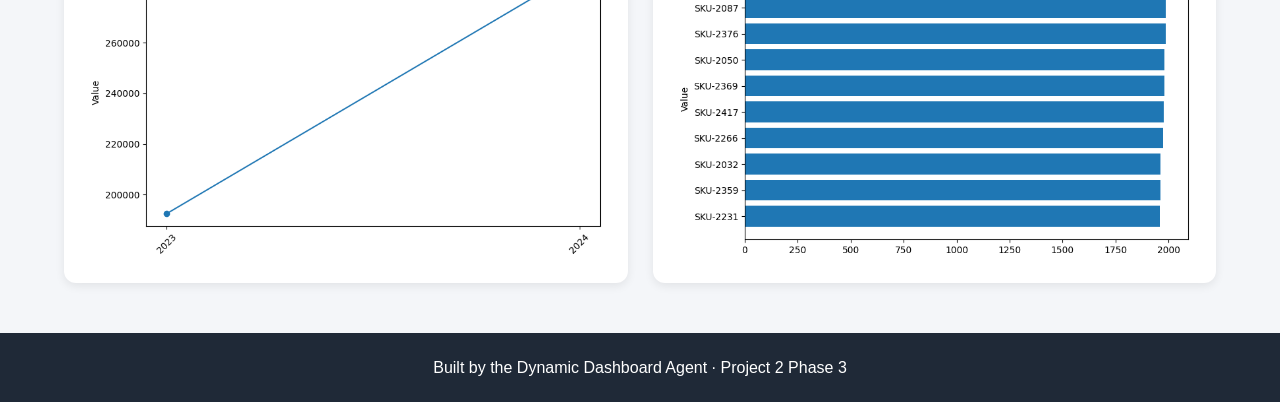
<file: project2-phase3/assets/inventory_stock/dashboard.html>
<!DOCTYPE html>
<html lang="en">
<head>
<meta charset="UTF-8">
<title>Inventory Stock Dashboard</title>
<style>
* { margin:0; padding:0; box-sizing:border-box; }
body { font-family: Arial, sans-serif; background:#f4f6f9; color:#222; line-height:1.6; }
header { background:#1f2937; color:white; text-align:center; padding:30px 20px; }
header p { opacity:0.85; }
main { width:90%; max-width:1300px; margin:30px auto; }
h2 { margin-bottom:14px; font-size:1.3rem; }
.insight-banner { background:#fffbeb; border:1px solid #fcd34d; border-radius:10px; padding:16px 20px; margin:30px 0 20px; }
.insight-banner h2 { color:#b45309; margin-bottom:6px; }
.insight-banner p { font-size:0.9rem; color:#555; }
.summary-cards { display:grid; grid-template-columns: repeat(auto-fit, minmax(180px, 1fr)); gap:20px; margin-bottom:40px; }
.card { background:white; padding:22px; border-radius:12px; box-shadow:0 3px 10px rgba(0,0,0,0.08); }
.card.insight { border:2px solid #b45309; background:#fffdf5; }
.card h3 { color:#666; font-size:0.9rem; margin-bottom:8px; }
.card.insight h3 { color:#b45309; }
.card p { font-size:1.6rem; font-weight:bold; }
.chart-grid { display:grid; grid-template-columns: repeat(2, 1fr); gap:25px; }
.chart-card { background:white; padding:18px; border-radius:12px; box-shadow:0 3px 10px rgba(0,0,0,0.08); }
.chart-card.insight { border:2px solid #b45309; background:#fffdf5; }
.chart-card h3 { margin-bottom:12px; text-align:center; font-size:1rem; }
.chart-card.insight h3 { color:#b45309; }
.chart-card img { width:100%; height:auto; display:block; }
footer { margin-top:50px; padding:22px; text-align:center; background:#1f2937; color:white; }
@media (max-width:900px) { .chart-grid { grid-template-columns: 1fr; } }
</style>
</head>
<body>
<header>
  <h1>Inventory Stock Dashboard</h1>
  <p>Domain detected: inventory_stock &middot; 500 rows &middot; Auto-generated by Dashboard Agent</p>
</header>
<main>
  
  <section class="insight-banner">
    <h2>★ Domain-Specific Insights</h2>
    <p>Computed because the Domain Configuration Agent detected this dataset as <b>inventory_stock</b> and applied that domain's analysis playbook -- not generic templating.</p>
  </section>
  <section class="summary-cards">
    <div class="card insight"><h3>★ Items Below Reorder Point</h3><p>10.40%</p></div>
  </section>
  <section class="chart-grid">
    <div class="chart-card insight"><h3>★ Warehouse Risk Ranking (% Below Reorder Point)</h3><img src="warehouse_risk_ranking____below_reorder_point_.png" alt="Warehouse Risk Ranking (% Below Reorder Point)"></div>
  </section>
  <h2>Key Metrics</h2>
  <section class="summary-cards">
    <div class="card"><h3>Total Stock Level</h3><p>480,967.00</p></div>
<div class="card"><h3>Average Stock Level</h3><p>961.93</p></div>
<div class="card"><h3>Total Reorder Point</h3><p>87,029.00</p></div>
<div class="card"><h3>Total Unit Cost</h3><p>62,698.28</p></div>
  </section>
  <section class="chart-grid">
    <div class="chart-card"><h3>Stock Level by Warehouse</h3><img src="stock_level_by_warehouse.png" alt="Stock Level by Warehouse"></div>
<div class="chart-card"><h3>Stock Level by Category</h3><img src="stock_level_by_category.png" alt="Stock Level by Category"></div>
<div class="chart-card"><h3>Stock Level Over Time</h3><img src="stock_level_over_time.png" alt="Stock Level Over Time"></div>
<div class="chart-card"><h3>Top 10 SKUs by Stock Level</h3><img src="top_10_skus_by_stock_level.png" alt="Top 10 SKUs by Stock Level"></div>
  </section>
</main>
<footer><p>Built by the Dynamic Dashboard Agent &middot; Project 2 Phase 3</p></footer>
</body>
</html>
</file>
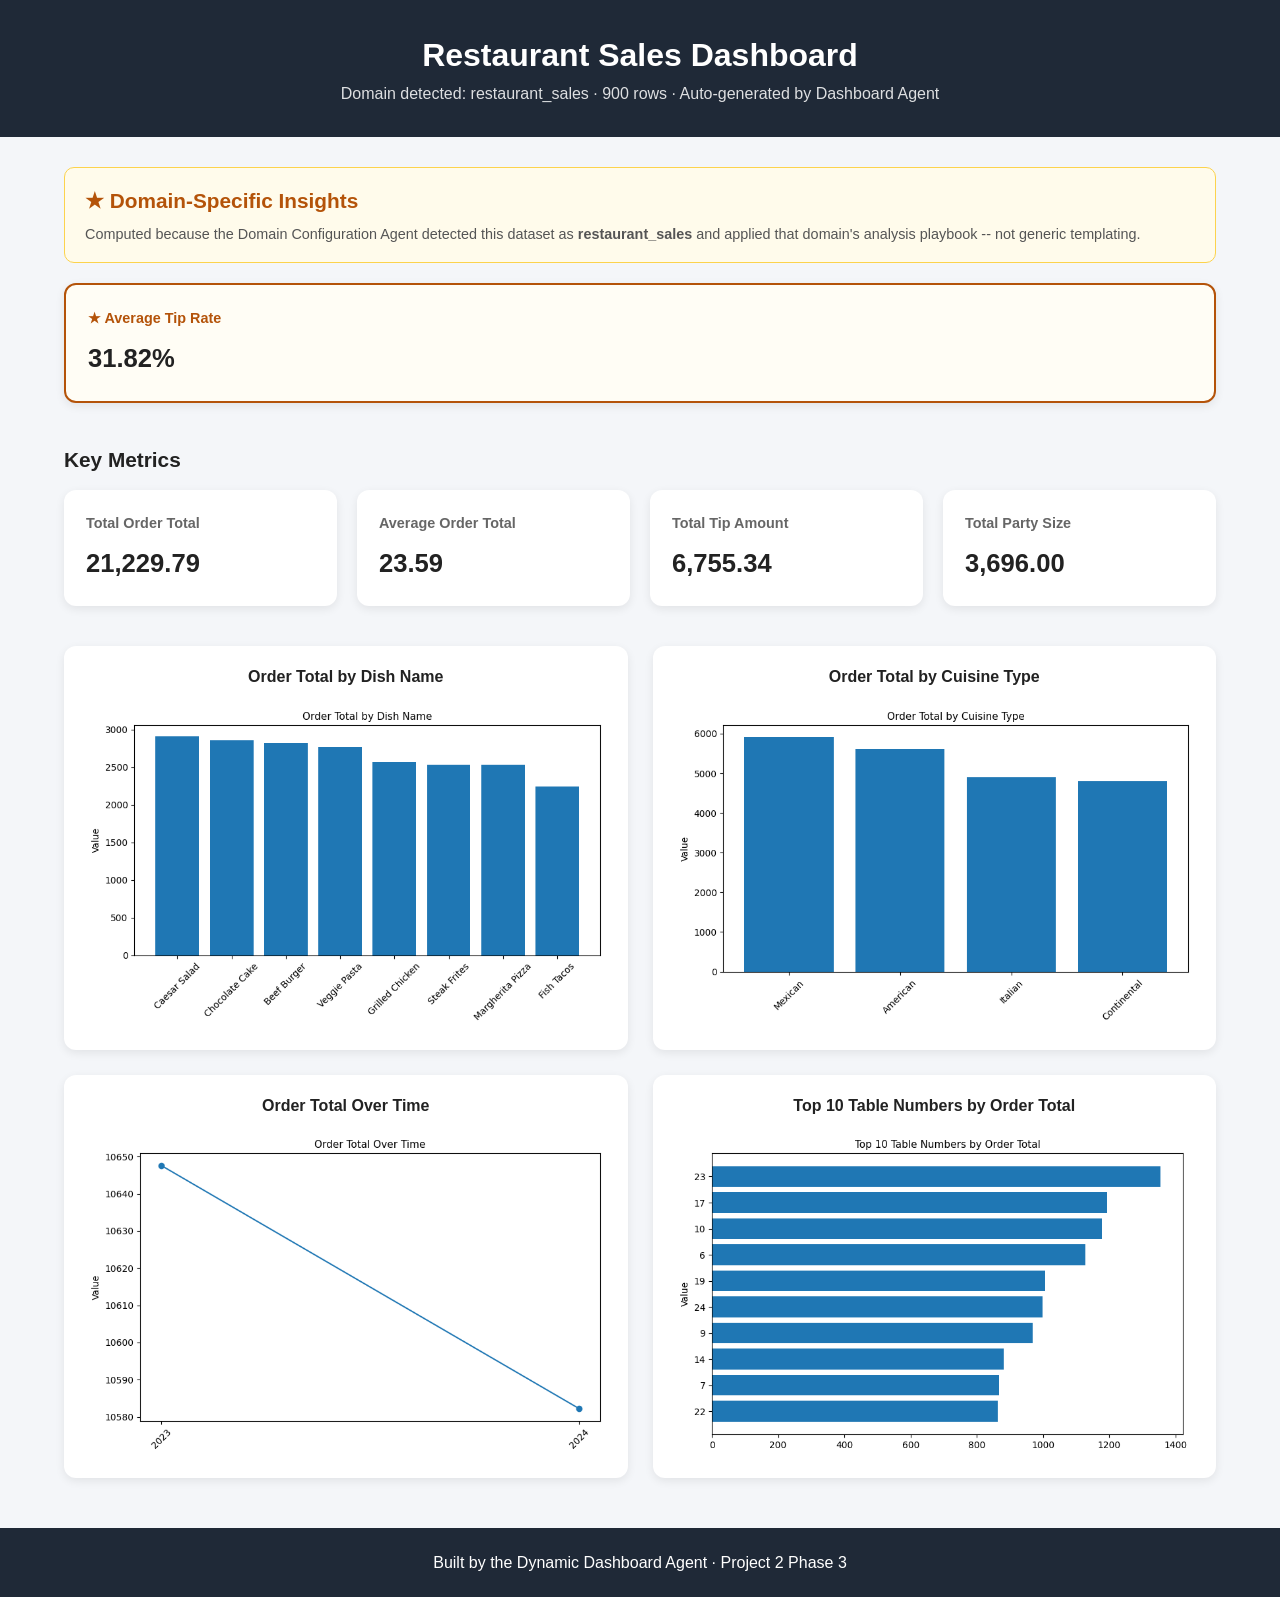
<file: project2-phase3/assets/restaurant_sales/dashboard.html>
<!DOCTYPE html>
<html lang="en">
<head>
<meta charset="UTF-8">
<title>Restaurant Sales Dashboard</title>
<style>
* { margin:0; padding:0; box-sizing:border-box; }
body { font-family: Arial, sans-serif; background:#f4f6f9; color:#222; line-height:1.6; }
header { background:#1f2937; color:white; text-align:center; padding:30px 20px; }
header p { opacity:0.85; }
main { width:90%; max-width:1300px; margin:30px auto; }
h2 { margin-bottom:14px; font-size:1.3rem; }
.insight-banner { background:#fffbeb; border:1px solid #fcd34d; border-radius:10px; padding:16px 20px; margin:30px 0 20px; }
.insight-banner h2 { color:#b45309; margin-bottom:6px; }
.insight-banner p { font-size:0.9rem; color:#555; }
.summary-cards { display:grid; grid-template-columns: repeat(auto-fit, minmax(180px, 1fr)); gap:20px; margin-bottom:40px; }
.card { background:white; padding:22px; border-radius:12px; box-shadow:0 3px 10px rgba(0,0,0,0.08); }
.card.insight { border:2px solid #b45309; background:#fffdf5; }
.card h3 { color:#666; font-size:0.9rem; margin-bottom:8px; }
.card.insight h3 { color:#b45309; }
.card p { font-size:1.6rem; font-weight:bold; }
.chart-grid { display:grid; grid-template-columns: repeat(2, 1fr); gap:25px; }
.chart-card { background:white; padding:18px; border-radius:12px; box-shadow:0 3px 10px rgba(0,0,0,0.08); }
.chart-card.insight { border:2px solid #b45309; background:#fffdf5; }
.chart-card h3 { margin-bottom:12px; text-align:center; font-size:1rem; }
.chart-card.insight h3 { color:#b45309; }
.chart-card img { width:100%; height:auto; display:block; }
footer { margin-top:50px; padding:22px; text-align:center; background:#1f2937; color:white; }
@media (max-width:900px) { .chart-grid { grid-template-columns: 1fr; } }
</style>
</head>
<body>
<header>
  <h1>Restaurant Sales Dashboard</h1>
  <p>Domain detected: restaurant_sales &middot; 900 rows &middot; Auto-generated by Dashboard Agent</p>
</header>
<main>
  
  <section class="insight-banner">
    <h2>★ Domain-Specific Insights</h2>
    <p>Computed because the Domain Configuration Agent detected this dataset as <b>restaurant_sales</b> and applied that domain's analysis playbook -- not generic templating.</p>
  </section>
  <section class="summary-cards">
    <div class="card insight"><h3>★ Average Tip Rate</h3><p>31.82%</p></div>
  </section>
  <section class="chart-grid">
    
  </section>
  <h2>Key Metrics</h2>
  <section class="summary-cards">
    <div class="card"><h3>Total Order Total</h3><p>21,229.79</p></div>
<div class="card"><h3>Average Order Total</h3><p>23.59</p></div>
<div class="card"><h3>Total Tip Amount</h3><p>6,755.34</p></div>
<div class="card"><h3>Total Party Size</h3><p>3,696.00</p></div>
  </section>
  <section class="chart-grid">
    <div class="chart-card"><h3>Order Total by Dish Name</h3><img src="order_total_by_dish_name.png" alt="Order Total by Dish Name"></div>
<div class="chart-card"><h3>Order Total by Cuisine Type</h3><img src="order_total_by_cuisine_type.png" alt="Order Total by Cuisine Type"></div>
<div class="chart-card"><h3>Order Total Over Time</h3><img src="order_total_over_time.png" alt="Order Total Over Time"></div>
<div class="chart-card"><h3>Top 10 Table Numbers by Order Total</h3><img src="top_10_table_numbers_by_order_total.png" alt="Top 10 Table Numbers by Order Total"></div>
  </section>
</main>
<footer><p>Built by the Dynamic Dashboard Agent &middot; Project 2 Phase 3</p></footer>
</body>
</html>
</file>
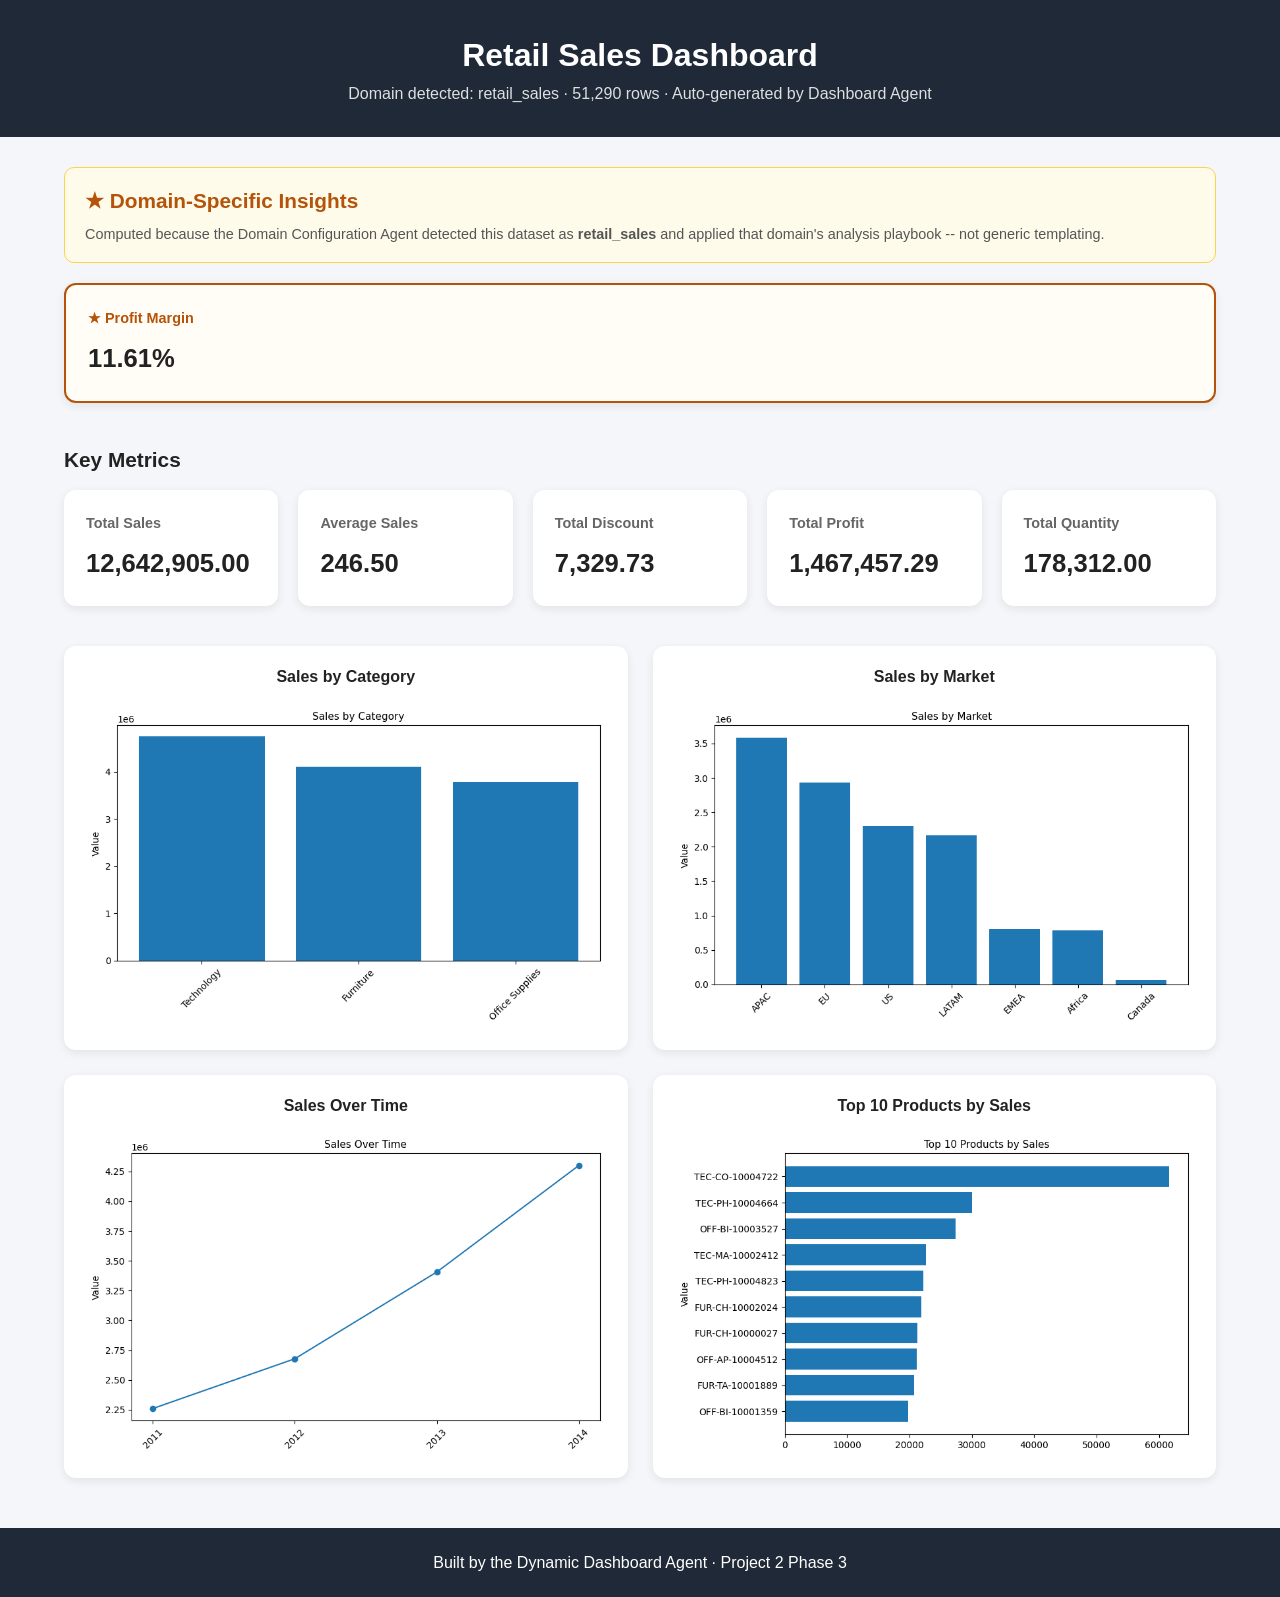
<file: project2-phase3/assets/retail_sales/dashboard.html>
<!DOCTYPE html>
<html lang="en">
<head>
<meta charset="UTF-8">
<title>Retail Sales Dashboard</title>
<style>
* { margin:0; padding:0; box-sizing:border-box; }
body { font-family: Arial, sans-serif; background:#f4f6f9; color:#222; line-height:1.6; }
header { background:#1f2937; color:white; text-align:center; padding:30px 20px; }
header p { opacity:0.85; }
main { width:90%; max-width:1300px; margin:30px auto; }
h2 { margin-bottom:14px; font-size:1.3rem; }
.insight-banner { background:#fffbeb; border:1px solid #fcd34d; border-radius:10px; padding:16px 20px; margin:30px 0 20px; }
.insight-banner h2 { color:#b45309; margin-bottom:6px; }
.insight-banner p { font-size:0.9rem; color:#555; }
.summary-cards { display:grid; grid-template-columns: repeat(auto-fit, minmax(180px, 1fr)); gap:20px; margin-bottom:40px; }
.card { background:white; padding:22px; border-radius:12px; box-shadow:0 3px 10px rgba(0,0,0,0.08); }
.card.insight { border:2px solid #b45309; background:#fffdf5; }
.card h3 { color:#666; font-size:0.9rem; margin-bottom:8px; }
.card.insight h3 { color:#b45309; }
.card p { font-size:1.6rem; font-weight:bold; }
.chart-grid { display:grid; grid-template-columns: repeat(2, 1fr); gap:25px; }
.chart-card { background:white; padding:18px; border-radius:12px; box-shadow:0 3px 10px rgba(0,0,0,0.08); }
.chart-card.insight { border:2px solid #b45309; background:#fffdf5; }
.chart-card h3 { margin-bottom:12px; text-align:center; font-size:1rem; }
.chart-card.insight h3 { color:#b45309; }
.chart-card img { width:100%; height:auto; display:block; }
footer { margin-top:50px; padding:22px; text-align:center; background:#1f2937; color:white; }
@media (max-width:900px) { .chart-grid { grid-template-columns: 1fr; } }
</style>
</head>
<body>
<header>
  <h1>Retail Sales Dashboard</h1>
  <p>Domain detected: retail_sales &middot; 51,290 rows &middot; Auto-generated by Dashboard Agent</p>
</header>
<main>
  
  <section class="insight-banner">
    <h2>★ Domain-Specific Insights</h2>
    <p>Computed because the Domain Configuration Agent detected this dataset as <b>retail_sales</b> and applied that domain's analysis playbook -- not generic templating.</p>
  </section>
  <section class="summary-cards">
    <div class="card insight"><h3>★ Profit Margin</h3><p>11.61%</p></div>
  </section>
  <section class="chart-grid">
    
  </section>
  <h2>Key Metrics</h2>
  <section class="summary-cards">
    <div class="card"><h3>Total Sales</h3><p>12,642,905.00</p></div>
<div class="card"><h3>Average Sales</h3><p>246.50</p></div>
<div class="card"><h3>Total Discount</h3><p>7,329.73</p></div>
<div class="card"><h3>Total Profit</h3><p>1,467,457.29</p></div>
<div class="card"><h3>Total Quantity</h3><p>178,312.00</p></div>
  </section>
  <section class="chart-grid">
    <div class="chart-card"><h3>Sales by Category</h3><img src="sales_by_category.png" alt="Sales by Category"></div>
<div class="chart-card"><h3>Sales by Market</h3><img src="sales_by_market.png" alt="Sales by Market"></div>
<div class="chart-card"><h3>Sales Over Time</h3><img src="sales_over_time.png" alt="Sales Over Time"></div>
<div class="chart-card"><h3>Top 10 Products by Sales</h3><img src="top_10_products_by_sales.png" alt="Top 10 Products by Sales"></div>
  </section>
</main>
<footer><p>Built by the Dynamic Dashboard Agent &middot; Project 2 Phase 3</p></footer>
</body>
</html>
</file>
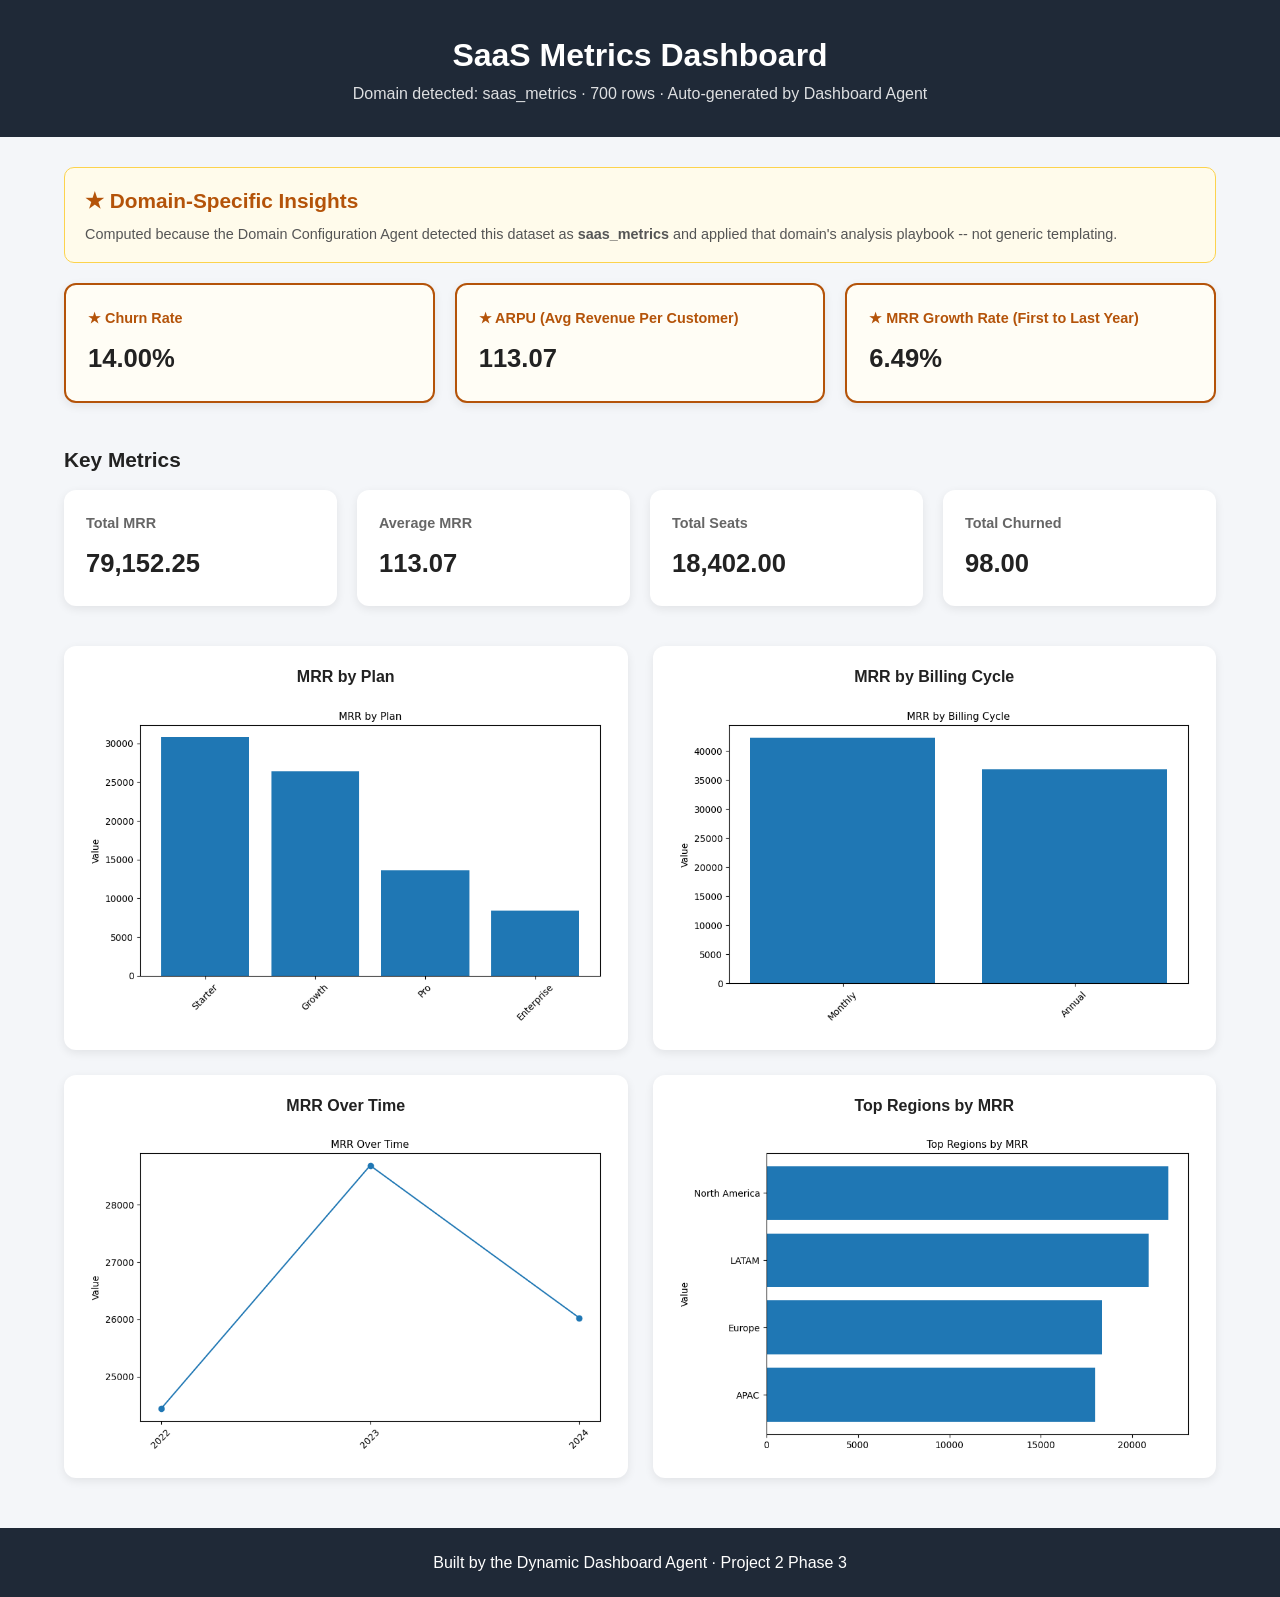
<file: project2-phase3/assets/saas_metrics/dashboard.html>
<!DOCTYPE html>
<html lang="en">
<head>
<meta charset="UTF-8">
<title>SaaS Metrics Dashboard</title>
<style>
* { margin:0; padding:0; box-sizing:border-box; }
body { font-family: Arial, sans-serif; background:#f4f6f9; color:#222; line-height:1.6; }
header { background:#1f2937; color:white; text-align:center; padding:30px 20px; }
header p { opacity:0.85; }
main { width:90%; max-width:1300px; margin:30px auto; }
h2 { margin-bottom:14px; font-size:1.3rem; }
.insight-banner { background:#fffbeb; border:1px solid #fcd34d; border-radius:10px; padding:16px 20px; margin:30px 0 20px; }
.insight-banner h2 { color:#b45309; margin-bottom:6px; }
.insight-banner p { font-size:0.9rem; color:#555; }
.summary-cards { display:grid; grid-template-columns: repeat(auto-fit, minmax(180px, 1fr)); gap:20px; margin-bottom:40px; }
.card { background:white; padding:22px; border-radius:12px; box-shadow:0 3px 10px rgba(0,0,0,0.08); }
.card.insight { border:2px solid #b45309; background:#fffdf5; }
.card h3 { color:#666; font-size:0.9rem; margin-bottom:8px; }
.card.insight h3 { color:#b45309; }
.card p { font-size:1.6rem; font-weight:bold; }
.chart-grid { display:grid; grid-template-columns: repeat(2, 1fr); gap:25px; }
.chart-card { background:white; padding:18px; border-radius:12px; box-shadow:0 3px 10px rgba(0,0,0,0.08); }
.chart-card.insight { border:2px solid #b45309; background:#fffdf5; }
.chart-card h3 { margin-bottom:12px; text-align:center; font-size:1rem; }
.chart-card.insight h3 { color:#b45309; }
.chart-card img { width:100%; height:auto; display:block; }
footer { margin-top:50px; padding:22px; text-align:center; background:#1f2937; color:white; }
@media (max-width:900px) { .chart-grid { grid-template-columns: 1fr; } }
</style>
</head>
<body>
<header>
  <h1>SaaS Metrics Dashboard</h1>
  <p>Domain detected: saas_metrics &middot; 700 rows &middot; Auto-generated by Dashboard Agent</p>
</header>
<main>
  
  <section class="insight-banner">
    <h2>★ Domain-Specific Insights</h2>
    <p>Computed because the Domain Configuration Agent detected this dataset as <b>saas_metrics</b> and applied that domain's analysis playbook -- not generic templating.</p>
  </section>
  <section class="summary-cards">
    <div class="card insight"><h3>★ Churn Rate</h3><p>14.00%</p></div>
<div class="card insight"><h3>★ ARPU (Avg Revenue Per Customer)</h3><p>113.07</p></div>
<div class="card insight"><h3>★ MRR Growth Rate (First to Last Year)</h3><p>6.49%</p></div>
  </section>
  <section class="chart-grid">
    
  </section>
  <h2>Key Metrics</h2>
  <section class="summary-cards">
    <div class="card"><h3>Total MRR</h3><p>79,152.25</p></div>
<div class="card"><h3>Average MRR</h3><p>113.07</p></div>
<div class="card"><h3>Total Seats</h3><p>18,402.00</p></div>
<div class="card"><h3>Total Churned</h3><p>98.00</p></div>
  </section>
  <section class="chart-grid">
    <div class="chart-card"><h3>MRR by Plan</h3><img src="mrr_by_plan.png" alt="MRR by Plan"></div>
<div class="chart-card"><h3>MRR by Billing Cycle</h3><img src="mrr_by_billing_cycle.png" alt="MRR by Billing Cycle"></div>
<div class="chart-card"><h3>MRR Over Time</h3><img src="mrr_over_time.png" alt="MRR Over Time"></div>
<div class="chart-card"><h3>Top Regions by MRR</h3><img src="top_regions_by_mrr.png" alt="Top Regions by MRR"></div>
  </section>
</main>
<footer><p>Built by the Dynamic Dashboard Agent &middot; Project 2 Phase 3</p></footer>
</body>
</html>
</file>
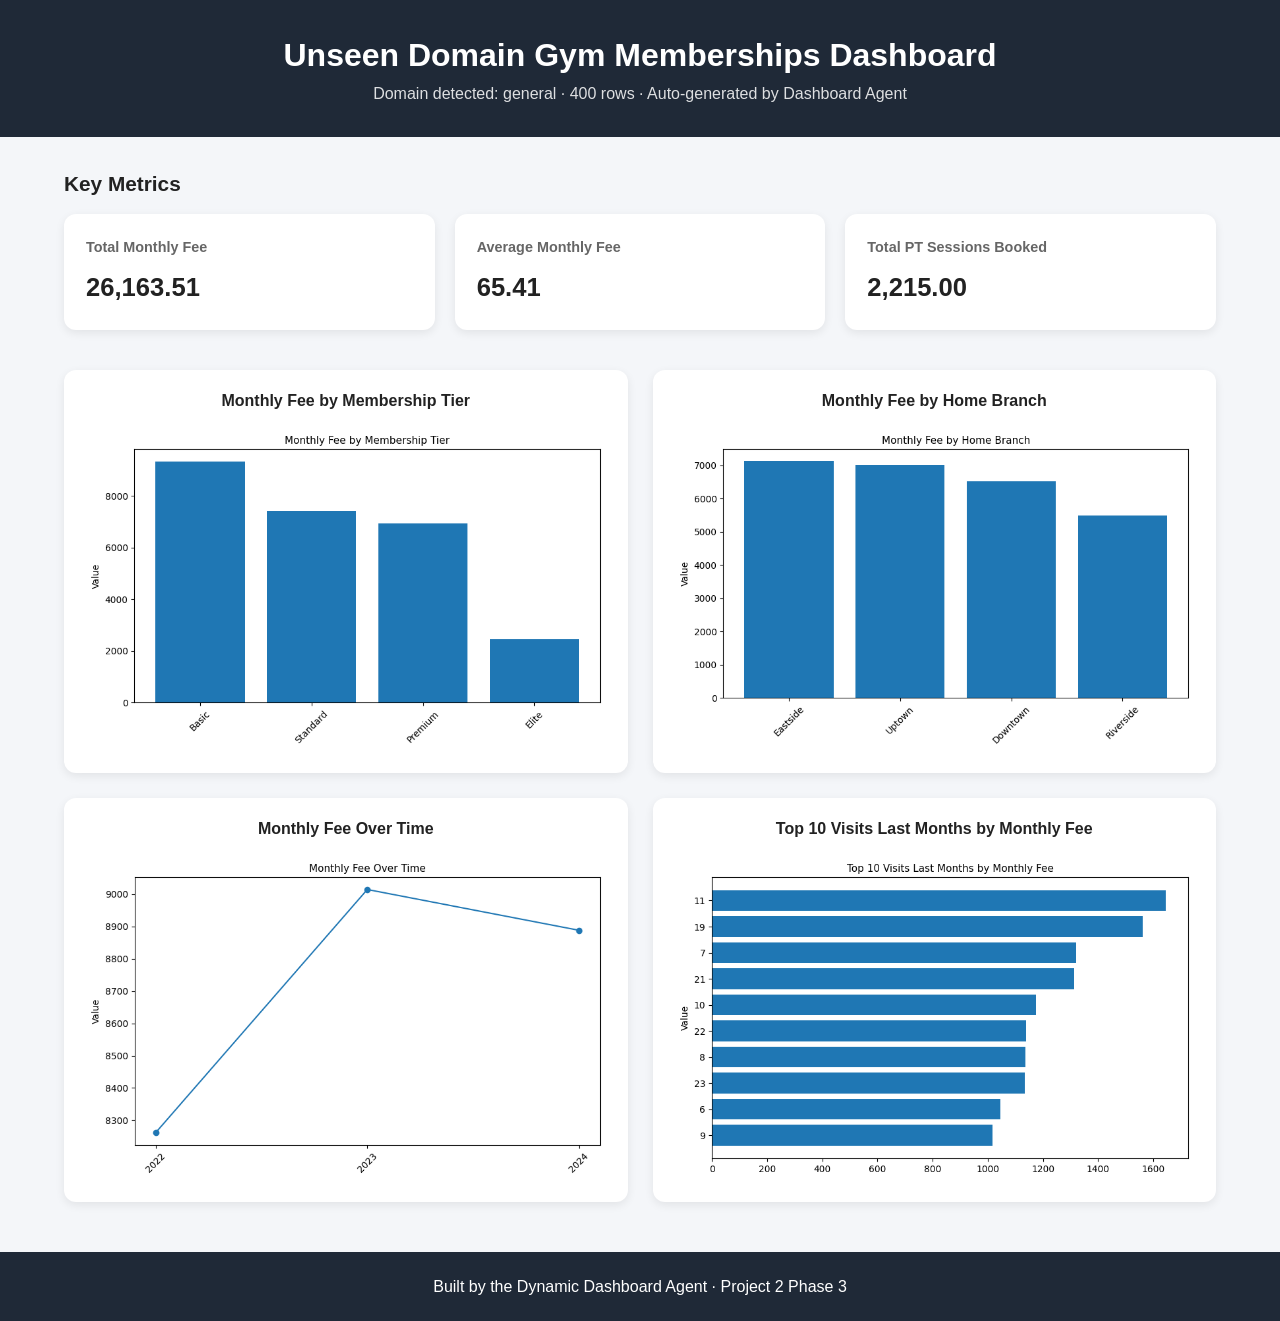
<file: project2-phase3/assets/unseen_domain_gym_memberships/dashboard.html>
<!DOCTYPE html>
<html lang="en">
<head>
<meta charset="UTF-8">
<title>Unseen Domain Gym Memberships Dashboard</title>
<style>
* { margin:0; padding:0; box-sizing:border-box; }
body { font-family: Arial, sans-serif; background:#f4f6f9; color:#222; line-height:1.6; }
header { background:#1f2937; color:white; text-align:center; padding:30px 20px; }
header p { opacity:0.85; }
main { width:90%; max-width:1300px; margin:30px auto; }
h2 { margin-bottom:14px; font-size:1.3rem; }
.insight-banner { background:#fffbeb; border:1px solid #fcd34d; border-radius:10px; padding:16px 20px; margin:30px 0 20px; }
.insight-banner h2 { color:#b45309; margin-bottom:6px; }
.insight-banner p { font-size:0.9rem; color:#555; }
.summary-cards { display:grid; grid-template-columns: repeat(auto-fit, minmax(180px, 1fr)); gap:20px; margin-bottom:40px; }
.card { background:white; padding:22px; border-radius:12px; box-shadow:0 3px 10px rgba(0,0,0,0.08); }
.card.insight { border:2px solid #b45309; background:#fffdf5; }
.card h3 { color:#666; font-size:0.9rem; margin-bottom:8px; }
.card.insight h3 { color:#b45309; }
.card p { font-size:1.6rem; font-weight:bold; }
.chart-grid { display:grid; grid-template-columns: repeat(2, 1fr); gap:25px; }
.chart-card { background:white; padding:18px; border-radius:12px; box-shadow:0 3px 10px rgba(0,0,0,0.08); }
.chart-card.insight { border:2px solid #b45309; background:#fffdf5; }
.chart-card h3 { margin-bottom:12px; text-align:center; font-size:1rem; }
.chart-card.insight h3 { color:#b45309; }
.chart-card img { width:100%; height:auto; display:block; }
footer { margin-top:50px; padding:22px; text-align:center; background:#1f2937; color:white; }
@media (max-width:900px) { .chart-grid { grid-template-columns: 1fr; } }
</style>
</head>
<body>
<header>
  <h1>Unseen Domain Gym Memberships Dashboard</h1>
  <p>Domain detected: general &middot; 400 rows &middot; Auto-generated by Dashboard Agent</p>
</header>
<main>
  
  <h2>Key Metrics</h2>
  <section class="summary-cards">
    <div class="card"><h3>Total Monthly Fee</h3><p>26,163.51</p></div>
<div class="card"><h3>Average Monthly Fee</h3><p>65.41</p></div>
<div class="card"><h3>Total PT Sessions Booked</h3><p>2,215.00</p></div>
  </section>
  <section class="chart-grid">
    <div class="chart-card"><h3>Monthly Fee by Membership Tier</h3><img src="monthly_fee_by_membership_tier.png" alt="Monthly Fee by Membership Tier"></div>
<div class="chart-card"><h3>Monthly Fee by Home Branch</h3><img src="monthly_fee_by_home_branch.png" alt="Monthly Fee by Home Branch"></div>
<div class="chart-card"><h3>Monthly Fee Over Time</h3><img src="monthly_fee_over_time.png" alt="Monthly Fee Over Time"></div>
<div class="chart-card"><h3>Top 10 Visits Last Months by Monthly Fee</h3><img src="top_10_visits_last_months_by_monthly_fee.png" alt="Top 10 Visits Last Months by Monthly Fee"></div>
  </section>
</main>
<footer><p>Built by the Dynamic Dashboard Agent &middot; Project 2 Phase 3</p></footer>
</body>
</html>
</file>
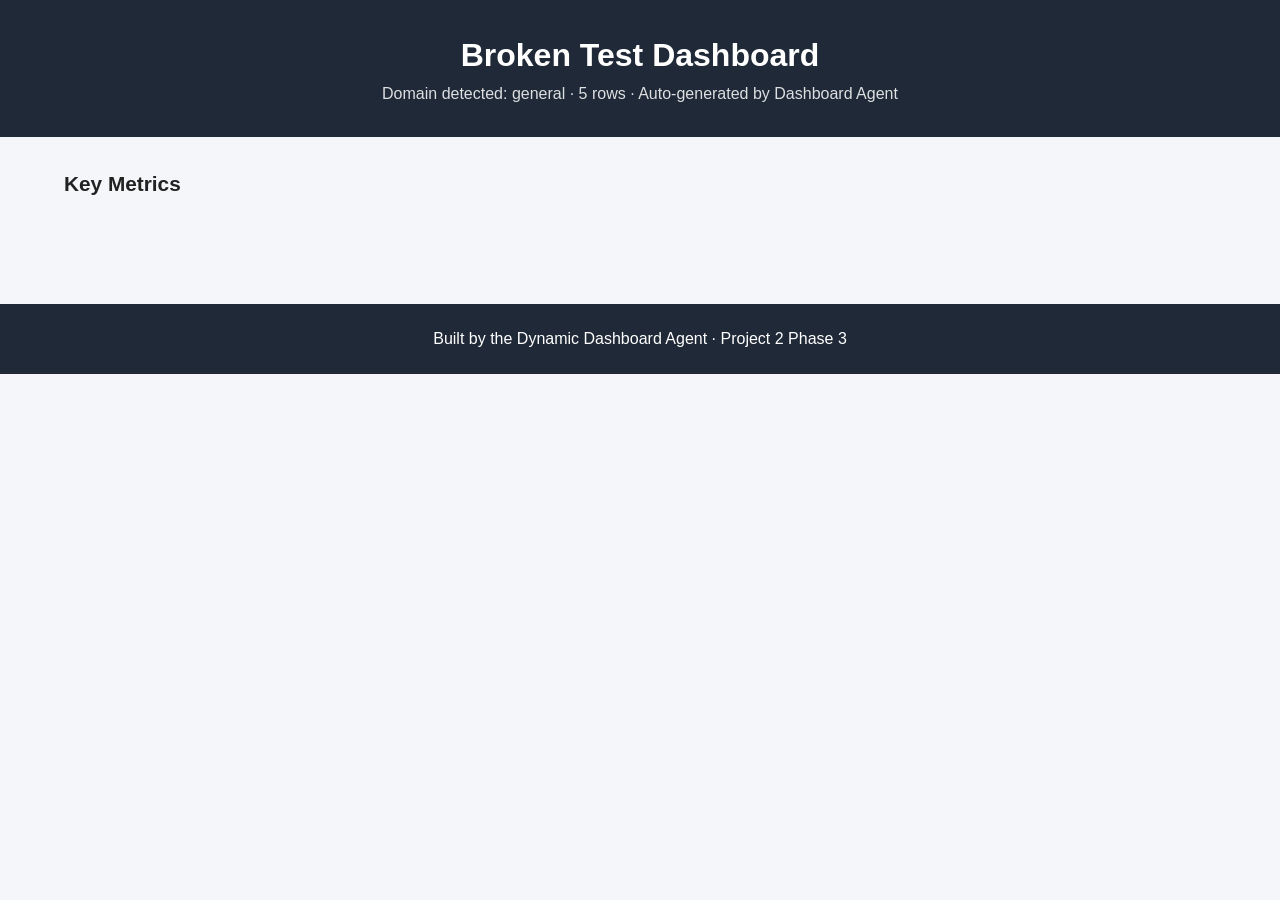
<file: project2-phase3/qa-error-handling-test/broken_test/dashboard.html>
<!DOCTYPE html>
<html lang="en">
<head>
<meta charset="UTF-8">
<title>Broken Test Dashboard</title>
<style>
* { margin:0; padding:0; box-sizing:border-box; }
body { font-family: Arial, sans-serif; background:#f4f6f9; color:#222; line-height:1.6; }
header { background:#1f2937; color:white; text-align:center; padding:30px 20px; }
header p { opacity:0.85; }
main { width:90%; max-width:1300px; margin:30px auto; }
h2 { margin-bottom:14px; font-size:1.3rem; }
.insight-banner { background:#fffbeb; border:1px solid #fcd34d; border-radius:10px; padding:16px 20px; margin:30px 0 20px; }
.insight-banner h2 { color:#b45309; margin-bottom:6px; }
.insight-banner p { font-size:0.9rem; color:#555; }
.summary-cards { display:grid; grid-template-columns: repeat(auto-fit, minmax(180px, 1fr)); gap:20px; margin-bottom:40px; }
.card { background:white; padding:22px; border-radius:12px; box-shadow:0 3px 10px rgba(0,0,0,0.08); }
.card.insight { border:2px solid #b45309; background:#fffdf5; }
.card h3 { color:#666; font-size:0.9rem; margin-bottom:8px; }
.card.insight h3 { color:#b45309; }
.card p { font-size:1.6rem; font-weight:bold; }
.chart-grid { display:grid; grid-template-columns: repeat(2, 1fr); gap:25px; }
.chart-card { background:white; padding:18px; border-radius:12px; box-shadow:0 3px 10px rgba(0,0,0,0.08); }
.chart-card.insight { border:2px solid #b45309; background:#fffdf5; }
.chart-card h3 { margin-bottom:12px; text-align:center; font-size:1rem; }
.chart-card.insight h3 { color:#b45309; }
.chart-card img { width:100%; height:auto; display:block; }
footer { margin-top:50px; padding:22px; text-align:center; background:#1f2937; color:white; }
@media (max-width:900px) { .chart-grid { grid-template-columns: 1fr; } }
</style>
</head>
<body>
<header>
  <h1>Broken Test Dashboard</h1>
  <p>Domain detected: general &middot; 5 rows &middot; Auto-generated by Dashboard Agent</p>
</header>
<main>
  
  <h2>Key Metrics</h2>
  <section class="summary-cards">
    
  </section>
  <section class="chart-grid">
    
  </section>
</main>
<footer><p>Built by the Dynamic Dashboard Agent &middot; Project 2 Phase 3</p></footer>
</body>
</html>
</file>
<file: project2-phase1/style.css>
/* =========================================================
   Tokens
   ========================================================= */
:root{
  --bg: #0B0E14;
  --surface: #131826;
  --surface-2: #1A2133;
  --border: #262F45;
  --text: #E8ECF6;
  --text-mute: #8A93AC;
  --text-faint: #5B6478;

  --teal: #4FD8C4;
  --teal-dim: rgba(79,216,196,0.18);
  --amber: #F2B138;
  --amber-dim: rgba(242,177,56,0.18);
  --violet: #9B8CFF;
  --violet-dim: rgba(155,140,255,0.18);

  --nebula-violet: #6C4FE0;
  --nebula-blue: #2E5CE6;
  --nebula-pink: #C1479B;
  --selection-bg: #8B5CF6;

  --font-display: 'Space Grotesk', 'Inter', sans-serif;
  --font-body: 'Inter', sans-serif;
  --font-mono: 'JetBrains Mono', monospace;

  --radius: 14px;
  --radius-sm: 8px;
  --nav-w: 220px;
}

*, *::before, *::after{ box-sizing: border-box; }

html{ scroll-behavior: smooth; }

body{
  margin: 0;
  background: var(--bg);
  color: var(--text);
  font-family: var(--font-body);
  font-size: 16px;
  line-height: 1.65;
  -webkit-font-smoothing: antialiased;
  overflow-x: hidden;
}

/* ---------------------------------------------------------
   Deep-space background: drifting nebula clouds + starfield
   --------------------------------------------------------- */
body::before{
  /* nebula clouds */
  content: "";
  position: fixed;
  inset: -10%;
  z-index: -2;
  pointer-events: none;
  background:
    radial-gradient(38% 32% at 15% 12%, rgba(108,79,224,0.35), transparent 70%),
    radial-gradient(30% 30% at 85% 20%, rgba(46,92,230,0.28), transparent 70%),
    radial-gradient(36% 34% at 75% 82%, rgba(193,71,155,0.22), transparent 70%),
    radial-gradient(28% 26% at 10% 85%, rgba(79,216,196,0.10), transparent 70%),
    var(--bg);
  filter: blur(10px);
  animation: nebula-drift 50s ease-in-out infinite alternate;
}

@keyframes nebula-drift{
  0%   { transform: translate3d(0, 0, 0) scale(1); }
  100% { transform: translate3d(-2%, 1.5%, 0) scale(1.06); }
}

body::after{
  /* starfield */
  content: "";
  position: fixed;
  inset: 0;
  z-index: -1;
  pointer-events: none;
  background-image:
    radial-gradient(1.4px 1.4px at 10% 15%, #fff, transparent 100%),
    radial-gradient(1px 1px at 22% 60%, #fff, transparent 100%),
    radial-gradient(1.6px 1.6px at 35% 28%, #fff, transparent 100%),
    radial-gradient(1px 1px at 48% 78%, #fff, transparent 100%),
    radial-gradient(1.2px 1.2px at 58% 12%, #fff, transparent 100%),
    radial-gradient(1px 1px at 66% 46%, #fff, transparent 100%),
    radial-gradient(1.6px 1.6px at 74% 88%, #fff, transparent 100%),
    radial-gradient(1px 1px at 82% 32%, #fff, transparent 100%),
    radial-gradient(1.3px 1.3px at 91% 65%, #fff, transparent 100%),
    radial-gradient(1px 1px at 5% 92%, #fff, transparent 100%),
    radial-gradient(1.4px 1.4px at 30% 8%, #fff, transparent 100%),
    radial-gradient(1px 1px at 95% 10%, #fff, transparent 100%);
  background-repeat: repeat;
  background-size: 340px 340px;
  opacity: 0.55;
  animation: twinkle 6s ease-in-out infinite alternate;
}

@keyframes twinkle{
  0%   { opacity: 0.35; }
  100% { opacity: 0.7; }
}

@media (prefers-reduced-motion: reduce){
  body::before, body::after{ animation: none; }
}

/* subtle film-grain / noise texture over the space background */
.grain{
  position: fixed;
  inset: 0;
  pointer-events: none;
  z-index: 1;
  opacity: 0.035;
  background-image: url("data:image/svg+xml,%3Csvg xmlns='http://www.w3.org/2000/svg' width='120' height='120'%3E%3Cfilter id='n'%3E%3CfeTurbulence type='fractalNoise' baseFrequency='0.9' numOctaves='2' stitchTiles='stitch'/%3E%3C/filter%3E%3Crect width='100%25' height='100%25' filter='url(%23n)'/%3E%3C/svg%3E");
}

main{ position: relative; z-index: 2; }

/* selected text: blue-violet highlight instead of the browser default blue */
::selection{
  background: var(--selection-bg);
  color: #fff;
  text-shadow: none;
}
::-moz-selection{
  background: var(--selection-bg);
  color: #fff;
  text-shadow: none;
}

h1, h2, h3{
  font-family: var(--font-display);
  font-weight: 600;
  letter-spacing: -0.01em;
  margin: 0;
}

p{ margin: 0 0 1em; color: var(--text); }
strong{ color: #fff; font-weight: 600; }
em{ color: var(--teal); font-style: normal; }

code{
  font-family: var(--font-mono);
  font-size: 0.88em;
  background: var(--surface-2);
  border: 1px solid var(--border);
  padding: 0.1em 0.4em;
  border-radius: 5px;
  color: var(--teal);
}

a{ color: inherit; text-decoration: none; }

/* =========================================================
   Side graph nav
   ========================================================= */
.graph-nav{
  position: fixed;
  top: 50%;
  left: 40px;
  transform: translateY(-50%);
  z-index: 10;
  width: var(--nav-w);
}

.graph-nav__line{
  position: absolute;
  top: 8px;
  bottom: 8px;
  left: 5px;
  width: 1px;
  background: linear-gradient(180deg, transparent, var(--border) 10%, var(--border) 90%, transparent);
}

.graph-nav ul{
  list-style: none;
  margin: 0;
  padding: 0;
  display: flex;
  flex-direction: column;
  gap: 26px;
}

.graph-nav a{
  display: flex;
  align-items: center;
  gap: 14px;
  position: relative;
}

.node-dot{
  width: 11px;
  height: 11px;
  border-radius: 50%;
  background: var(--surface-2);
  border: 1px solid var(--border);
  flex-shrink: 0;
  transition: background 0.25s ease, border-color 0.25s ease, box-shadow 0.25s ease;
}

.node-label{
  font-family: var(--font-mono);
  font-size: 12.5px;
  letter-spacing: 0.02em;
  color: var(--text-faint);
  transition: color 0.25s ease;
}

.graph-nav a:hover .node-label{ color: var(--text-mute); }

.graph-nav a.is-active .node-dot{
  background: var(--teal);
  border-color: var(--teal);
  box-shadow: 0 0 0 4px var(--teal-dim);
}

.graph-nav a.is-active .node-label{
  color: var(--teal);
}

/* =========================================================
   Hero
   ========================================================= */
.hero{
  max-width: 980px;
  margin: 0 auto;
  padding: 110px 32px 60px;
  text-align: left;
}

.eyebrow{
  font-family: var(--font-mono);
  font-size: 12.5px;
  letter-spacing: 0.05em;
  text-transform: uppercase;
  color: var(--text-faint);
  margin-bottom: 22px;
}

.hero h1{
  font-size: clamp(34px, 5.4vw, 56px);
  line-height: 1.08;
  color: #fff;
  margin-bottom: 22px;
}

.hero__sub{
  max-width: 640px;
  font-size: 17px;
  color: var(--text-mute);
}

.hero__diagram{
  margin-top: 46px;
  padding: 28px 20px;
  background: var(--surface);
  border: 1px solid var(--border);
  border-radius: var(--radius);
  overflow-x: auto;
}

.hero__diagram-caption{
  margin: 14px 2px 0;
  font-size: 13px;
  color: var(--text-faint);
}

/* =========================================================
   Legend strip
   ========================================================= */
.legend{
  max-width: 980px;
  margin: 26px auto 0;
  padding: 14px 24px;
  display: flex;
  flex-wrap: wrap;
  align-items: center;
  gap: 22px;
  background: var(--surface);
  border: 1px solid var(--border);
  border-radius: 999px;
}

.legend__title{
  font-family: var(--font-mono);
  font-size: 11.5px;
  letter-spacing: 0.05em;
  text-transform: uppercase;
  color: var(--text-faint);
}

.legend__item{
  display: inline-flex;
  align-items: center;
  gap: 8px;
  font-size: 13px;
  color: var(--text-mute);
}

.legend__swatch{
  width: 10px;
  height: 10px;
  border-radius: 50%;
  flex-shrink: 0;
}
.legend__swatch--teal{ background: var(--teal); }
.legend__swatch--amber{ background: var(--amber); }
.legend__swatch--violet{ background: var(--violet); }

.legend__dash{
  width: 22px;
  height: 0;
  border-top: 2px dashed var(--teal);
  flex-shrink: 0;
}

.hero-svg{ width: 100%; min-width: 640px; height: auto; display: block; }

/* =========================================================
   SVG diagram building blocks (shared across sections)
   ========================================================= */
.hg-caption{
  font-family: var(--font-mono);
  font-size: 11px;
  letter-spacing: 0.06em;
  fill: var(--text-faint);
}

.hg-node{ stroke-width: 1.6; }
.hg-node--chain{ fill: var(--surface-2); stroke: var(--teal); }
.hg-node--orchestrator{ fill: var(--amber-dim); stroke: var(--amber); }
.hg-node--agent{ fill: var(--surface-2); stroke: var(--violet); }
.hg-node--violet{ fill: var(--violet-dim); stroke: var(--violet); }
.hg-node--amber{ fill: var(--amber-dim); stroke: var(--amber); }
.hg-node--out{ fill: var(--teal-dim); stroke: var(--teal); }

.hg-rect{ fill: var(--surface-2); stroke: var(--teal); stroke-width: 1.6; }
.hg-rect--out{ fill: var(--amber-dim); stroke: var(--amber); }

.hg-node-text{
  font-family: var(--font-mono);
  font-size: 12px;
  fill: var(--text);
  text-anchor: middle;
  dominant-baseline: middle;
}
.hg-node-text--sm{ font-size: 10.5px; }
.hg-node-text--xs{ font-size: 9.5px; fill: var(--text-mute); }

.hg-sub{
  font-family: var(--font-mono);
  font-size: 10.5px;
  fill: var(--text-faint);
  text-anchor: middle;
}

.hg-edge{
  stroke: var(--border);
  stroke-width: 1.6;
  fill: none;
}
.hg-edge--chain{
  stroke: var(--teal);
  stroke-dasharray: 4 5;
  animation: dash-flow 2.4s linear infinite;
}
.hg-edge--amber{
  stroke: var(--amber);
  stroke-dasharray: 4 5;
  animation: dash-flow 2.4s linear infinite;
}
.hg-edge--violet{
  stroke: var(--violet);
  stroke-dasharray: 4 5;
  animation: dash-flow 2.4s linear infinite;
}
.hg-edge--graph{ stroke: var(--amber); stroke-width: 1.6; }
.hg-edge--alt{ stroke: var(--violet); }

@keyframes dash-flow{
  to{ stroke-dashoffset: -18; }
}

.hg-becomes-arrow{
  stroke: var(--text-faint);
  stroke-width: 1.4;
  marker-end: url(#arrow);
}
.hg-becomes-text{
  font-family: var(--font-mono);
  font-size: 10.5px;
  fill: var(--text-faint);
  text-anchor: middle;
}

@media (prefers-reduced-motion: reduce){
  .hg-edge--chain, .hg-edge--amber, .hg-edge--violet{ animation: none; }
}

/* =========================================================
   Content column
   ========================================================= */
.content{
  max-width: 980px;
  margin: 0 auto;
  padding: 0 32px 60px;
  display: flex;
  flex-direction: column;
  gap: 28px;
}

.card{
  background: var(--surface);
  border: 1px solid var(--border);
  border-radius: var(--radius);
  padding: 42px 44px;
  opacity: 0;
  transform: translateY(18px);
  transition: opacity 0.6s ease, transform 0.6s ease;
}
.card.is-visible{ opacity: 1; transform: translateY(0); }

.card--takeaway{
  background: linear-gradient(165deg, var(--surface) 0%, var(--surface-2) 100%);
  border-color: var(--teal);
}

.card__head{
  display: flex;
  align-items: baseline;
  gap: 16px;
  margin-bottom: 20px;
}

.node-id{
  font-family: var(--font-mono);
  font-size: 12px;
  color: var(--bg);
  background: var(--teal);
  border-radius: 6px;
  padding: 3px 8px;
  font-weight: 600;
  flex-shrink: 0;
}

.card h2{
  font-size: clamp(20px, 2.6vw, 26px);
  color: #fff;
}

.note{
  font-size: 14.5px;
  color: var(--text-mute);
  border-left: 2px solid var(--teal);
  padding-left: 14px;
}

/* =========================================================
   Code comparison panels
   ========================================================= */
.compare{
  display: grid;
  grid-template-columns: 1fr 1fr;
  gap: 18px;
  margin: 22px 0;
}

.compare__panel{
  border: 1px solid var(--border);
  border-radius: var(--radius-sm);
  padding: 18px;
  background: var(--surface-2);
}

.compare__panel--chain{ border-color: var(--teal); }

.compare__label{
  font-family: var(--font-mono);
  font-size: 11.5px;
  text-transform: uppercase;
  letter-spacing: 0.05em;
  color: var(--text-faint);
  margin-bottom: 10px;
}

.code{
  font-family: var(--font-mono);
  font-size: 13px;
  line-height: 1.7;
  color: var(--text);
  background: transparent;
  border: none;
  padding: 0;
  margin: 0;
  white-space: pre-wrap;
  word-break: break-word;
}

.c-comment{ color: var(--text-faint); }
.c-str{ color: var(--amber); }
.c-key{ color: var(--violet); }
.c-num{ color: var(--teal); }

/* =========================================================
   IO example (plain vs JSON)
   ========================================================= */
.io-example{
  display: grid;
  grid-template-columns: 1fr auto 1fr;
  align-items: center;
  gap: 18px;
  margin: 22px 0;
}

.io-example__side{
  border: 1px solid var(--border);
  border-radius: var(--radius-sm);
  padding: 18px;
  background: var(--surface-2);
}

.io-example__arrow{
  font-size: 22px;
  color: var(--text-faint);
  font-family: var(--font-mono);
}

.io-bubble{
  font-size: 14px;
  color: var(--text-mute);
  font-style: italic;
  padding: 10px 12px;
  border-radius: var(--radius-sm);
  background: var(--surface);
  border: 1px dashed var(--border);
}

.io-json{ color: var(--text); }

.io-note{
  font-size: 12.5px;
  color: var(--text-faint);
  margin-top: 10px;
  margin-bottom: 0;
}

/* =========================================================
   Concept list (LangGraph terms)
   ========================================================= */
.concept-list{
  list-style: none;
  margin: 22px 0;
  padding: 0;
  display: flex;
  flex-direction: column;
  gap: 12px;
}

.concept-list li{
  display: flex;
  align-items: baseline;
  gap: 14px;
  font-size: 15px;
  color: var(--text-mute);
  padding: 12px 16px;
  background: var(--surface-2);
  border-radius: var(--radius-sm);
  border: 1px solid var(--border);
}

.concept-tag{
  font-family: var(--font-mono);
  font-size: 12px;
  font-weight: 600;
  color: var(--teal);
  background: var(--teal-dim);
  border-radius: 5px;
  padding: 3px 9px;
  flex-shrink: 0;
}

.concept-tag--amber{ color: var(--amber); background: var(--amber-dim); }
.concept-tag--violet{ color: var(--violet); background: var(--violet-dim); }

/* =========================================================
   Flow diagram blocks
   ========================================================= */
.flow-diagram{
  margin: 24px 0;
  padding: 24px 18px;
  background: var(--surface-2);
  border: 1px solid var(--border);
  border-radius: var(--radius-sm);
  overflow-x: auto;
}

.flow-diagram svg{ width: 100%; min-width: 480px; height: auto; display: block; }

.flow-diagram--branch svg{ min-width: 380px; max-width: 460px; margin: 0 auto; }

.flow-diagram--capstone svg{ min-width: 760px; }

.compare--diagram .compare__panel{ display: flex; flex-direction: column; }

.mini-svg{ width: 100%; height: auto; display: block; margin: 6px 0 10px; }

/* =========================================================
   Footer
   ========================================================= */
.page-footer{
  text-align: center;
  padding: 30px 0 10px;
  font-family: var(--font-mono);
  font-size: 12px;
  color: var(--text-faint);
}

/* =========================================================
   Focus states (accessibility)
   ========================================================= */
a:focus-visible, button:focus-visible{
  outline: 2px solid var(--teal);
  outline-offset: 3px;
  border-radius: 4px;
}

/* =========================================================
   Responsive
   ========================================================= */
@media (max-width: 1180px){
  .graph-nav{ display: none; }
}

@media (max-width: 720px){
  .hero{ padding: 80px 20px 40px; }
  .content{ padding: 0 20px 40px; }
  .card{ padding: 28px 22px; }
  .compare{ grid-template-columns: 1fr; }
  .io-example{ grid-template-columns: 1fr; }
  .io-example__arrow{ transform: rotate(90deg); text-align: center; }
  .legend{ border-radius: var(--radius); margin: 20px 20px 0; justify-content: flex-start; }
}
</file>
<file: project2-phase2/dashboard/style.css>
* {
    margin: 0;
    padding: 0;
    box-sizing: border-box;
}

body {
    font-family: Arial, sans-serif;
    background: #f4f6f9;
    color: #222;
    line-height: 1.6;
}

header {
    background: #1f2937;
    color: white;
    text-align: center;
    padding: 35px 20px;
}

header h1 {
    font-size: 2.2rem;
    margin-bottom: 8px;
}

header p {
    opacity: 0.85;
}

main {
    width: 90%;
    max-width: 1400px;
    margin: 30px auto;
}

/* Summary Cards */

.summary-cards {
    display: grid;
    grid-template-columns: repeat(3, 1fr);
    gap: 20px;
    margin-bottom: 40px;
}

.card {
    background: white;
    padding: 25px;
    border-radius: 12px;
    box-shadow: 0 3px 10px rgba(0, 0, 0, 0.08);
}

.card h3 {
    color: #666;
    font-size: 1rem;
    margin-bottom: 10px;
}

.card p {
    font-size: 1.8rem;
    font-weight: bold;
}

/* Insights */

.insights {
    margin-bottom: 40px;
}

.insights h2,
.charts h2 {
    margin-bottom: 20px;
    font-size: 1.6rem;
}

.insight-grid {
    display: grid;
    grid-template-columns: repeat(3, 1fr);
    gap: 20px;
}

.insight-card {
    background: white;
    padding: 25px;
    border-radius: 12px;
    box-shadow: 0 3px 10px rgba(0, 0, 0, 0.08);
}

.insight-card h3 {
    margin-bottom: 10px;
}

.insight-card p {
    font-size: 1.1rem;
    font-weight: bold;
}

.insight-card span {
    color: #666;
    font-size: 0.9rem;
}

/* Charts */

.chart-grid {
    display: grid;
    grid-template-columns: repeat(2, 1fr);
    gap: 25px;
}

.chart-card {
    background: white;
    padding: 20px;
    border-radius: 12px;
    box-shadow: 0 3px 10px rgba(0, 0, 0, 0.08);
}

.chart-card h3 {
    margin-bottom: 15px;
    text-align: center;
}

.chart-card img {
    width: 100%;
    height: auto;
    display: block;
}

/* Footer */

footer {
    margin-top: 50px;
    padding: 25px;
    text-align: center;
    background: #1f2937;
    color: white;
}

/* Responsive Design */

@media (max-width: 900px) {
    .summary-cards,
    .insight-grid {
        grid-template-columns: 1fr;
    }

    .chart-grid {
        grid-template-columns: 1fr;
    }
}
</file>
